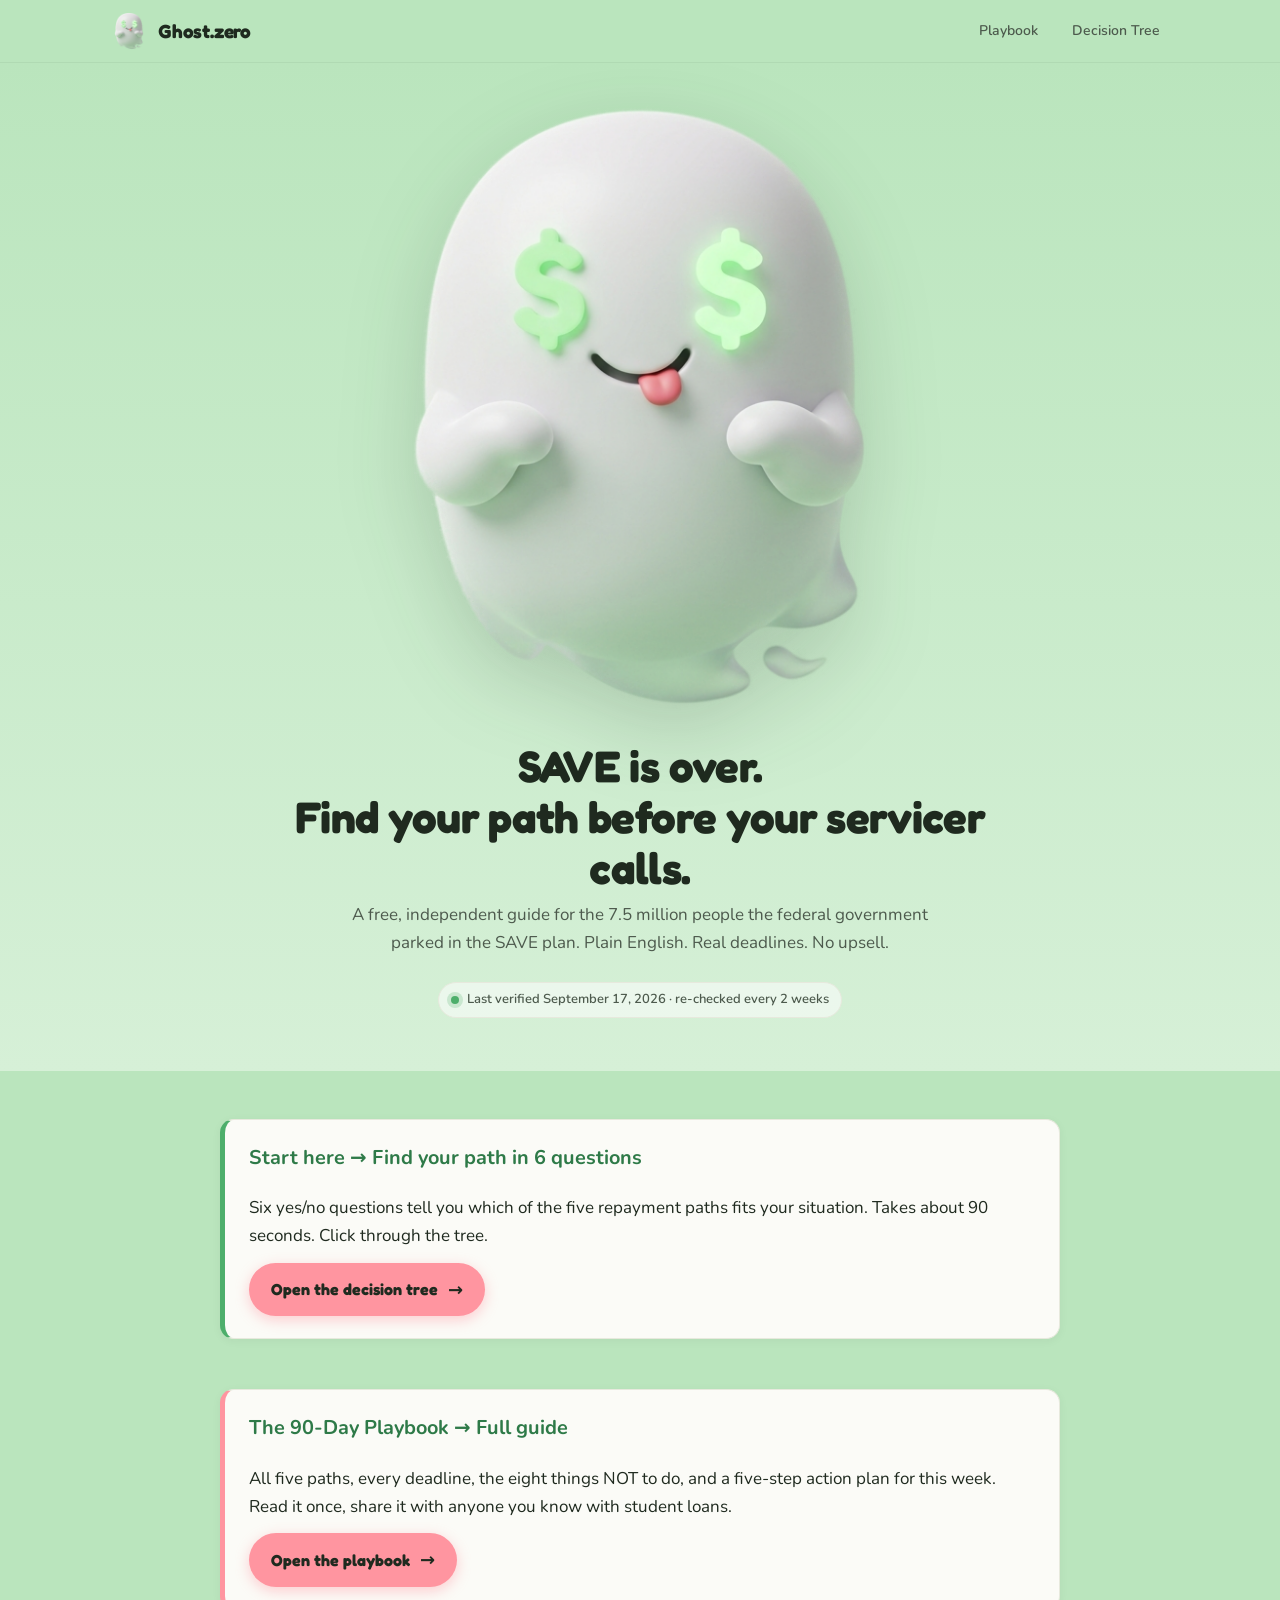
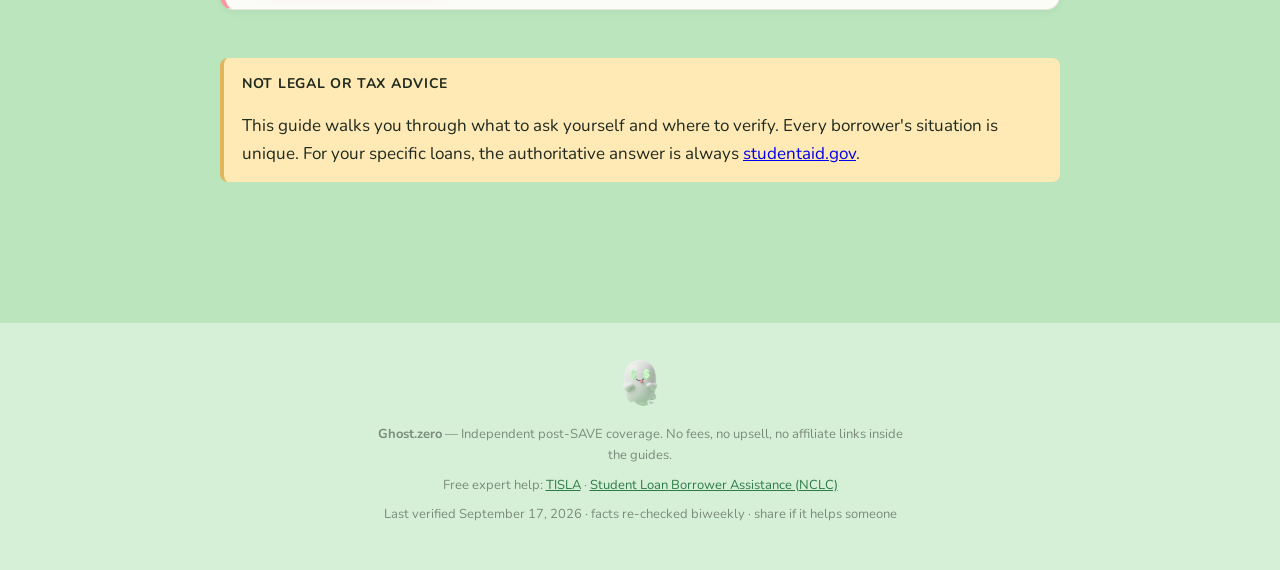
<file: index.html>
<!DOCTYPE html>
<html lang="en">
<head>
<meta charset="UTF-8">
<meta name="viewport" content="width=device-width, initial-scale=1">
<title>Ghost.zero — Post-SAVE Student Loan Guide</title>
<meta name="description" content="Free guide to navigating the end of the SAVE plan. Find your path, hit your deadlines, pay no more than you have to.">
<link rel="icon" href="assets/ghost-logo.png">
<link rel="preconnect" href="https://fonts.googleapis.com">
<link rel="preconnect" href="https://fonts.gstatic.com" crossorigin>
<link href="https://fonts.googleapis.com/css2?family=Fredoka:wght@500;600;700&family=Nunito:wght@400;600;700;800&display=swap" rel="stylesheet">
<link rel="stylesheet" href="assets/styles.css">
</head>
<body>

<nav class="topnav">
  <div class="topnav-inner">
    <a class="brand-mark" href="./">
      <img src="assets/ghost-logo.png" alt="Ghost.zero">
      <span class="brand-name">Ghost.zero</span>
    </a>
    <div class="topnav-links">
      <a href="playbook.html">Playbook</a>
      <a href="decision-tree.html">Decision Tree</a>
    </div>
  </div>
</nav>

<section class="hero" style="padding-top: 32px;">
  <div class="hero-inner">
    <img class="ghost" src="assets/ghost-logo.png" alt="Ghost.zero — the dollar-eyed ghost mascot" style="width: clamp(280px, 48vw, 480px);">
    <h1 style="margin-top: 8px;">SAVE is over.<br>Find your path before your servicer calls.</h1>
    <p class="kicker">A free, independent guide for the 7.5 million people the federal government parked in the SAVE plan. Plain English. Real deadlines. No upsell.</p>
    <p class="verified">Last verified September 17, 2026 · re-checked every 2 weeks</p>
  </div>
</section>

<main>
  <div style="display:grid; gap:18px; grid-template-columns:1fr; max-width:840px; margin:0 auto;">

    <a class="path-card" href="decision-tree.html" style="display:block; text-decoration:none; color:inherit;">
      <h3 style="color:var(--brand-deep);">Start here → Find your path in 6 questions</h3>
      <p style="margin:8px 0 12px;">Six yes/no questions tell you which of the five repayment paths fits your situation. Takes about 90 seconds. Click through the tree.</p>
      <span class="cta">Open the decision tree</span>
    </a>

    <a class="path-card" href="playbook.html" style="display:block; text-decoration:none; color:inherit; border-left-color:var(--pink);">
      <h3 style="color:var(--brand-deep);">The 90-Day Playbook → Full guide</h3>
      <p style="margin:8px 0 12px;">All five paths, every deadline, the eight things NOT to do, and a five-step action plan for this week. Read it once, share it with anyone you know with student loans.</p>
      <span class="cta">Open the playbook</span>
    </a>

  </div>

  <div class="callout warn" style="max-width:840px; margin:32px auto 0;">
    <div class="callout-title">Not legal or tax advice</div>
    <p>This guide walks you through what to ask yourself and where to verify. Every borrower's situation is unique. For your specific loans, the authoritative answer is always <a target="_blank" rel="noopener noreferrer" href="https://studentaid.gov">studentaid.gov</a>.</p>
  </div>

</main>

<footer class="site">
  <img class="ghost-mini" src="assets/ghost-logo.png" alt="">
  <p><strong>Ghost.zero</strong> — Independent post-SAVE coverage. No fees, no upsell, no affiliate links inside the guides.</p>
  <p>Free expert help: <a target="_blank" rel="noopener noreferrer" href="https://freestudentloanadvice.org">TISLA</a> · <a target="_blank" rel="noopener noreferrer" href="https://studentloanborrowerassistance.org">Student Loan Borrower Assistance (NCLC)</a></p>
  <p class="muted">Last verified September 17, 2026 · facts re-checked biweekly · share if it helps someone</p>
</footer>

</body>
</html>
</file>
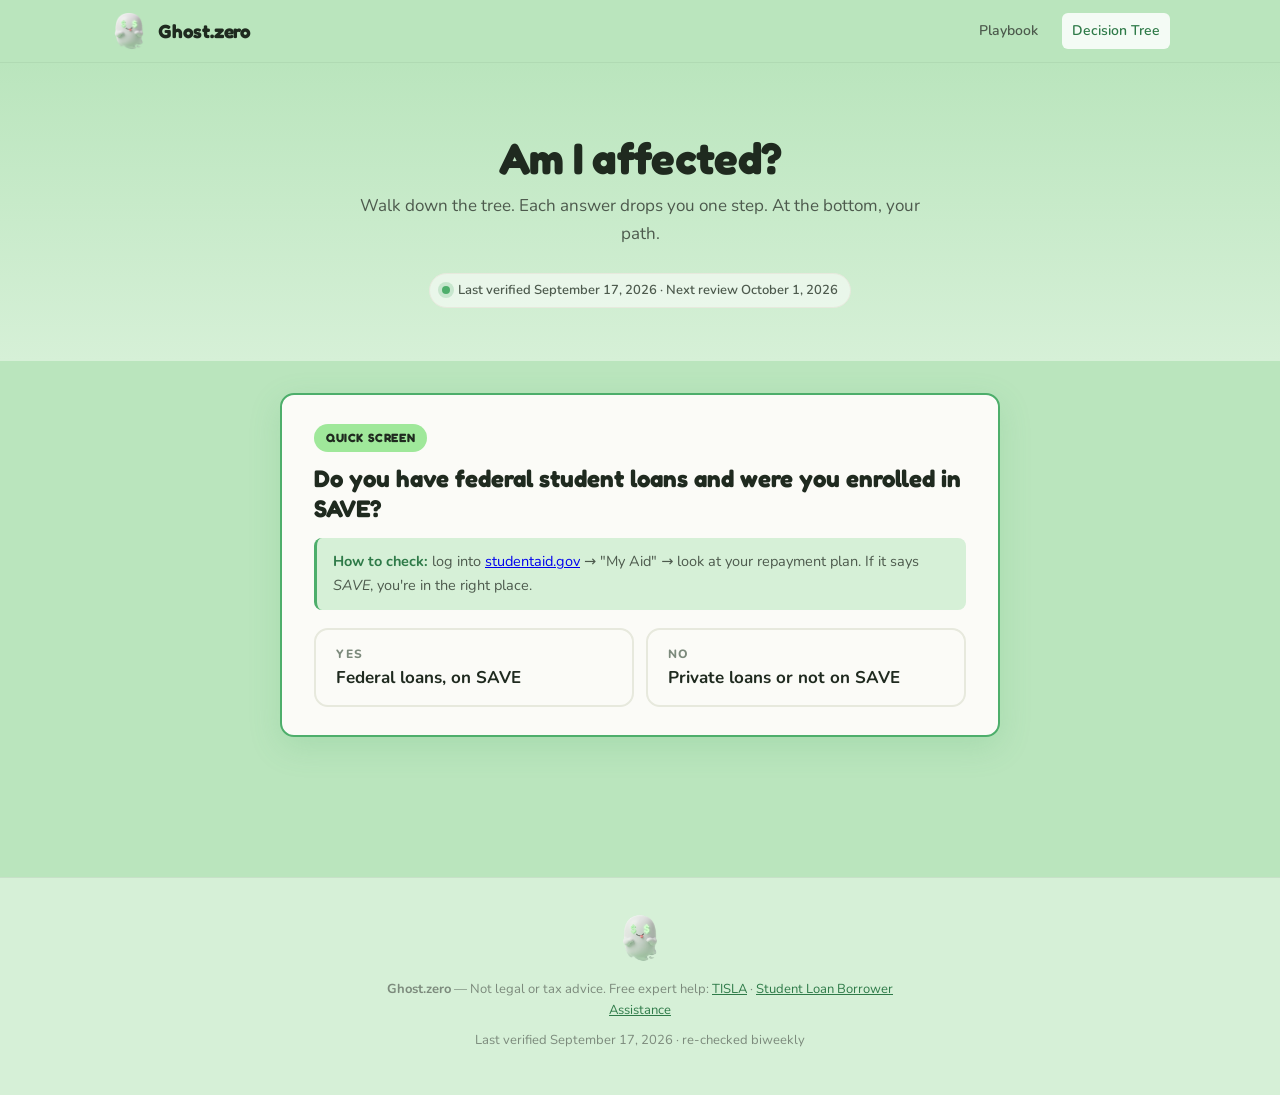
<file: decision-tree.html>
<!DOCTYPE html>
<html lang="en">
<head>
<meta charset="UTF-8">
<meta name="viewport" content="width=device-width, initial-scale=1">
<title>Am I Affected? — Post-SAVE Decision Tree · Ghost.zero</title>
<meta name="description" content="Six questions tell you which post-SAVE repayment path fits your situation. About 90 seconds. Free.">
<link rel="icon" href="assets/ghost-logo.png">
<link rel="preconnect" href="https://fonts.googleapis.com">
<link rel="preconnect" href="https://fonts.gstatic.com" crossorigin>
<link href="https://fonts.googleapis.com/css2?family=Fredoka:wght@500;600;700&family=Nunito:wght@400;600;700;800&display=swap" rel="stylesheet">
<link rel="stylesheet" href="assets/styles.css">
<style>
  /* ===== flow-chart layout ===== */
  .tree-wrap { max-width: 720px; margin: 0 auto; }

  /* trail (past answered questions) */
  .trail { display: flex; flex-direction: column; gap: 0; margin-bottom: 0; }
  .trail-chip {
    background: var(--card);
    border: 1px solid var(--card-edge);
    border-left: 5px solid var(--brand);
    border-radius: var(--radius-sm);
    padding: 12px 18px;
    display: flex; align-items: center; gap: 14px;
    cursor: pointer; transition: background 0.12s, transform 0.12s;
    font-size: 14.5px;
    animation: chipIn 0.32s cubic-bezier(.2,.7,.3,1.1);
  }
  .trail-chip:hover {
    background: var(--bg-soft);
    transform: translateX(2px);
  }
  .trail-chip .check {
    width: 24px; height: 24px; border-radius: 50%;
    background: var(--brand); color: #fff;
    display: inline-flex; align-items: center; justify-content: center;
    font-weight: 700; font-size: 14px; flex-shrink: 0;
  }
  .trail-chip .chip-label { color: var(--ink-soft); flex: 1; min-width: 0; }
  .trail-chip .chip-label strong { color: var(--ink); }
  .trail-chip .chip-answer {
    background: var(--neon); color: var(--ink);
    padding: 4px 12px; border-radius: 999px;
    font-family: var(--font-display); font-weight: 700; font-size: 13px;
    white-space: nowrap;
  }
  .trail-chip .chip-rewind {
    color: var(--ink-faint); font-size: 11px; text-transform: uppercase;
    letter-spacing: 0.05em; font-weight: 700;
    opacity: 0; transition: opacity 0.12s;
  }
  .trail-chip:hover .chip-rewind { opacity: 1; }

  /* vertical connector arrow */
  .connector {
    display: flex; justify-content: center;
    margin: 0; height: 28px; position: relative;
    animation: connIn 0.32s ease;
  }
  .connector::before {
    content: ""; position: absolute; top: 0; bottom: 0;
    width: 3px; background: var(--brand);
    border-radius: 2px;
  }
  .connector::after {
    content: "▼"; position: absolute; bottom: -2px;
    color: var(--brand); font-size: 14px; line-height: 1;
    background: var(--bg); padding: 0 2px;
  }

  @keyframes chipIn {
    from { opacity: 0; transform: translateY(-8px); }
    to { opacity: 1; transform: translateY(0); }
  }
  @keyframes connIn {
    from { opacity: 0; height: 0; }
    to { opacity: 1; height: 28px; }
  }

  /* active question card */
  .active-card {
    background: var(--card); border: 2px solid var(--brand);
    border-radius: var(--radius); padding: 28px 32px;
    box-shadow: 0 10px 32px rgba(77, 174, 107, 0.18);
    position: relative;
    animation: cardIn 0.32s cubic-bezier(.2,.7,.3,1.1);
  }
  @media (max-width: 600px) { .active-card { padding: 22px 20px; } }
  @keyframes cardIn {
    from { opacity: 0; transform: translateY(12px) scale(0.98); }
    to { opacity: 1; transform: translateY(0) scale(1); }
  }

  .active-card .q-num {
    display: inline-block; background: var(--neon); color: var(--ink);
    font-family: var(--font-display); font-weight: 700;
    font-size: 12px; padding: 4px 12px; border-radius: 999px;
    text-transform: uppercase; letter-spacing: 0.05em;
    margin-bottom: 8px;
  }
  .active-card h2 {
    font-family: var(--font-display); font-weight: 700;
    font-size: 24px; margin: 4px 0 12px;
    color: var(--ink); line-height: 1.25;
  }
  .active-card p { margin: 8px 0; }
  .active-card .why {
    font-size: 14.5px; color: var(--ink-soft);
    background: var(--bg-soft); padding: 12px 16px;
    border-radius: var(--radius-sm); border-left: 3px solid var(--brand);
    margin: 14px 0 18px;
  }
  .active-card .why strong { color: var(--brand-deep); }

  .answer-row { display: flex; gap: 12px; flex-wrap: wrap; margin-top: 18px; }
  .answer-btn {
    flex: 1 1 220px;
    background: var(--card); color: var(--ink);
    border: 2px solid var(--card-edge); border-radius: var(--radius);
    padding: 16px 20px; font-family: var(--font-body); font-weight: 700;
    font-size: 17px; cursor: pointer; text-align: left;
    transition: transform 0.1s, border-color 0.1s, background 0.1s, box-shadow 0.1s;
  }
  .answer-btn:hover {
    border-color: var(--brand); background: var(--bg-soft);
    transform: translateY(-2px);
    box-shadow: 0 6px 18px rgba(77, 174, 107, 0.16);
  }
  .answer-btn .lbl {
    display: block; font-size: 12px; color: var(--ink-faint);
    text-transform: uppercase; letter-spacing: 0.07em; font-weight: 800;
    margin-bottom: 4px;
  }
  .answer-btn.yes:hover .lbl { color: var(--brand-deep); }
  .answer-btn.no:hover .lbl { color: var(--pink-deep); }

  /* destination card (the path you land on) */
  .destination {
    background: var(--card); border-radius: var(--radius);
    box-shadow: 0 16px 40px rgba(77, 174, 107, 0.22);
    overflow: hidden;
    border: 2px solid var(--brand);
    animation: cardIn 0.4s cubic-bezier(.2,.7,.3,1.1);
  }
  .destination.parent-plus { border-color: var(--pink-deep); box-shadow: 0 16px 40px rgba(233, 115, 128, 0.22); }
  .destination-banner {
    background: linear-gradient(135deg, var(--neon) 0%, var(--brand) 100%);
    color: var(--ink); padding: 22px 28px;
    font-family: var(--font-display); font-weight: 700;
  }
  .destination.parent-plus .destination-banner {
    background: linear-gradient(135deg, var(--pink) 0%, var(--pink-deep) 100%);
    color: #fff;
  }
  .destination-banner .small {
    font-family: var(--font-body); font-weight: 700; font-size: 13px;
    opacity: 0.85; text-transform: uppercase; letter-spacing: 0.08em;
    display: block; margin-bottom: 4px;
  }
  .destination-banner .big {
    font-size: 26px; line-height: 1.15;
  }
  .destination-body { padding: 24px 28px; }
  @media (max-width: 600px) {
    .destination-banner, .destination-body { padding-left: 20px; padding-right: 20px; }
    .destination-banner .big { font-size: 22px; }
  }
  .destination-body h3 {
    font-family: var(--font-display); font-weight: 700;
    font-size: 18px; margin: 18px 0 8px;
    color: var(--brand-deep);
  }
  .destination-body h3:first-child { margin-top: 4px; }
  .destination-body ol, .destination-body ul { padding-left: 22px; }
  .destination-body li { margin: 6px 0; }
  .destination-body p { margin: 10px 0; }

  /* control bar */
  .controls {
    display: flex; justify-content: center; gap: 14px;
    margin-top: 22px;
  }
  .controls a {
    color: var(--ink-soft); text-decoration: none; cursor: pointer;
    font-size: 14px; font-weight: 700;
    padding: 8px 14px; border-radius: 999px;
    background: var(--card); border: 1px solid var(--card-edge);
    transition: background 0.12s;
  }
  .controls a:hover { background: var(--bg-soft); color: var(--brand-deep); }

  /* hide-default templates */
  template { display: none; }
</style>
</head>
<body>

<nav class="topnav">
  <div class="topnav-inner">
    <a class="brand-mark" href="./">
      <img src="assets/ghost-logo.png" alt="Ghost.zero">
      <span class="brand-name">Ghost.zero</span>
    </a>
    <div class="topnav-links">
      <a href="playbook.html">Playbook</a>
      <a href="decision-tree.html" class="active">Decision Tree</a>
    </div>
  </div>
</nav>

<section class="hero">
  <div class="hero-inner">
    <h1>Am I affected?</h1>
    <p class="kicker">Walk down the tree. Each answer drops you one step. At the bottom, your path.</p>
    <p class="verified">Last verified September 17, 2026 · Next review October 1, 2026</p>
  </div>
</section>

<main>
  <div class="tree-wrap">

    <!-- trail container — chips of past answers append here -->
    <div class="trail" id="trail"></div>

    <!-- active step container — current question or final destination renders here -->
    <div id="active"></div>

    <!-- control bar -->
    <div class="controls" id="controls" style="display:none;">
      <a onclick="reset()">↺ Start over</a>
      <a href="playbook.html">Read the full playbook →</a>
    </div>

  </div>
</main>

<!-- ===================== TEMPLATES ===================== -->

<!-- Q0: gate -->
<template id="tpl-q0">
  <div class="active-card">
    <span class="q-num">Quick screen</span>
    <h2>Do you have federal student loans and were you enrolled in SAVE?</h2>
    <div class="why">
      <strong>How to check:</strong> log into <a target="_blank" rel="noopener noreferrer" href="https://studentaid.gov">studentaid.gov</a> → "My Aid" → look at your repayment plan. If it says <em>SAVE</em>, you're in the right place.
    </div>
    <div class="answer-row">
      <button class="answer-btn yes" data-next="q1" data-label="Yes, on SAVE">
        <span class="lbl">Yes</span>Federal loans, on SAVE
      </button>
      <button class="answer-btn no" data-next="not-affected" data-label="No">
        <span class="lbl">No</span>Private loans or not on SAVE
      </button>
    </div>
  </div>
</template>

<!-- Q1: PSLF -->
<template id="tpl-q1" data-short="PSLF track?">
  <div class="active-card">
    <span class="q-num">Question 1 of 4</span>
    <h2>Are you pursuing Public Service Loan Forgiveness (PSLF)?</h2>
    <p>PSLF = government, nonprofit, or qualifying healthcare employment + 120 qualifying monthly payments → tax-free loan forgiveness.</p>
    <div class="why">
      <strong>Why this is first:</strong> SAVE forbearance months don't count toward your 120. Every month you stay there is one you'll have to "buy back" later — and the buyback formula got more expensive March 31, 2026.
    </div>
    <div class="answer-row">
      <button class="answer-btn yes" data-next="path-a" data-label="Yes">
        <span class="lbl">Yes</span>I'm on PSLF track
      </button>
      <button class="answer-btn no" data-next="q2" data-label="No">
        <span class="lbl">No</span>Not pursuing PSLF
      </button>
    </div>
  </div>
</template>

<!-- Q2: Parent PLUS -->
<template id="tpl-q2" data-short="Parent PLUS loans?">
  <div class="active-card">
    <span class="q-num">Question 2 of 4</span>
    <h2>Do you have any Parent PLUS loans?</h2>
    <p>Includes Parent PLUS loans you took out for your kid, Parent PLUS loans you've already consolidated, and any loans you've taken on from a parent.</p>
    <div class="why">
      <strong>Why this matters:</strong> the June 30, 2026 disbursement deadline for Direct Consolidation of Parent PLUS loans has passed. If your consolidation was disbursed by June 30, proceed to Path B to complete the ICR-then-IBR steps. If it was not, income-based repayment, PSLF, and long-term forgiveness are permanently unavailable for those loans — no administrative appeal exists. Path B covers both scenarios.
    </div>
    <div class="answer-row">
      <button class="answer-btn yes" data-next="path-b" data-label="Yes">
        <span class="lbl">Yes</span>I have Parent PLUS
      </button>
      <button class="answer-btn no" data-next="q3" data-label="No">
        <span class="lbl">No</span>No Parent PLUS
      </button>
    </div>
  </div>
</template>

<!-- Q3: Pre-July 2014 -->
<template id="tpl-q3" data-short="Pre-July 2014 loans?">
  <div class="active-card">
    <span class="q-num">Question 3 of 4</span>
    <h2>Were your loans first disbursed before July 1, 2014?</h2>
    <p>Check on studentaid.gov → "My Aid" → loan details for the disbursement date.</p>
    <div class="why">
      <strong>Why this matters:</strong> pre-July 2014 borrowers qualify for "Old IBR" (15% of discretionary income, 25-year forgiveness). Post-July 2014 is "New IBR" (10%, 20 years).
    </div>
    <div class="answer-row">
      <button class="answer-btn yes" data-next="path-c" data-label="Pre-2014">
        <span class="lbl">Yes</span>Pre-July 2014
      </button>
      <button class="answer-btn no" data-next="q4" data-label="July 2014 or later">
        <span class="lbl">No</span>July 2014 or later
      </button>
    </div>
  </div>
</template>

<!-- Q4: AGI -->
<template id="tpl-q4" data-short="AGI vs balance?">
  <div class="active-card">
    <span class="q-num">Question 4 of 4</span>
    <h2>Your AGI vs. your loan balance?</h2>
    <p>Look at your Standard Plan monthly payment vs. your monthly income. If Standard is comfortably under 10% of your income, you're a "higher earner" case.</p>
    <div class="why">
      <strong>Why this matters:</strong> New IBR caps monthly payment at the 10-year Standard amount. For high earners, that cap often beats RAP's flat 1–10% of AGI. For lower earners, RAP's lower brackets usually win.
    </div>
    <div class="answer-row">
      <button class="answer-btn yes" data-next="path-d" data-label="Higher earner">
        <span class="lbl">Higher earner</span>Standard &lt; 10% of income
      </button>
      <button class="answer-btn no" data-next="path-e" data-label="Lower / moderate">
        <span class="lbl">Lower / moderate</span>Standard is tight
      </button>
    </div>
  </div>
</template>

<!-- Not affected -->
<template id="tpl-not-affected">
  <div class="destination">
    <div class="destination-banner">
      <span class="small">Result</span>
      <span class="big">This guide isn't for you.</span>
    </div>
    <div class="destination-body">
      <p>If you have private loans, this guide doesn't apply — call your private lender for repayment options.</p>
      <p>If you have federal loans but you're not on SAVE, you may still be affected by the broader 2026 IDR changes (PAYE/ICR closing, RAP launching). <a href="playbook.html#deadlines">Read the deadline section of the playbook</a> for context.</p>
    </div>
  </div>
</template>

<!-- Path A -->
<template id="tpl-path-a">
  <div class="destination">
    <div class="destination-banner">
      <span class="small">Your path</span>
      <span class="big">Path A — PSLF Track</span>
    </div>
    <div class="destination-body">
      <p><strong>Your situation:</strong> government, nonprofit, or qualifying healthcare worker pursuing the 10-year forgiveness clock.</p>
      <h3>This week — do these in order:</h3>
      <ol>
        <li><strong>Today:</strong> apply for IBR at <a target="_blank" rel="noopener noreferrer" href="https://studentaid.gov/idr">studentaid.gov/idr</a>. Choose "Income-Based Repayment." New IBR (10%) if your loans first disbursed July 2014 or later; Old IBR (15%) if earlier.</li>
        <li><strong>Once IBR is approved:</strong> submit a fresh PSLF Employment Certification Form to confirm your qualifying employment.</li>
        <li><strong>Track every month</strong> of qualifying employment from now forward.</li>
        <li><strong>Don't apply for buyback yet.</strong> Wait until you're at 120 qualifying months with a remaining balance.</li>
      </ol>
      <div class="callout">
        <p><strong>IBR vs. RAP for PSLF:</strong> RAP also qualifies for PSLF — payments count toward your 120. IBR is still the better default for most: it counts more dependents in its payment formula, and months paid on RAP do <em>not</em> count toward IBR's forgiveness clock if you switch back (the one-way rule). Start on IBR: you can move to RAP later without losing credit, but going RAP-first and switching back forfeits every RAP month. Note: any new federal loan after July 1, 2026 permanently removes IBR access. Keep your options open — start on IBR.</p>
      </div>
      <div class="callout">
        <p>The DoE's proposed rule to disqualify employers with a "substantial illegal purpose" was <strong>vacated by two federal courts on June 30, 2026</strong> — it never took effect. PSLF employer eligibility is governed by the pre-existing rules: government agencies, public schools, 501(c)(3) nonprofits, and qualifying healthcare employers remain eligible. No employer has been disqualified.</p>
      </div>
      <p style="margin-top:18px;">
        <a class="cta" target="_blank" rel="noopener noreferrer" href="https://studentaid.gov/idr">Apply for IBR now</a>
      </p>
    </div>
  </div>
</template>

<!-- Path B -->
<template id="tpl-path-b">
  <div class="destination parent-plus">
    <div class="destination-banner">
      <span class="small">Your path</span>
      <span class="big">Path B — Parent PLUS Holder</span>
    </div>
    <div class="destination-body">
      <p style="background:var(--danger-bg); border-left:4px solid var(--danger-edge); padding:14px 18px; border-radius:var(--radius-sm); font-weight:700; margin: 4px 0 14px;">
        ⚠ The June 30, 2026 consolidation disbursement deadline has passed. Read both scenarios below.
      </p>

      <h3>Did your Direct Consolidation disburse on or before June 30, 2026?</h3>

      <p><strong>If yes — you secured IDR access. Complete the ICR-then-IBR sequence before June 30, 2028 (when ICR sunsets permanently):</strong></p>
      <ol>
        <li>Enroll in <strong>ICR (Income-Contingent Repayment)</strong> at <a target="_blank" rel="noopener noreferrer" href="https://studentaid.gov/idr">studentaid.gov/idr</a>.</li>
        <li>Make <strong>one qualifying payment</strong> under ICR. A $0 payment counts if your income qualifies. Complete this step well before June 30, 2028 — that is when ICR permanently closes.</li>
        <li>Switch to <strong>IBR (Income-Based Repayment)</strong> via the same portal — usually a significantly lower monthly payment. Switch before June 30, 2028.</li>
      </ol>
      <div class="callout warn">
        <p><strong>If you also have your own loans:</strong> the order of plan elections matters. Contact <a target="_blank" rel="noopener noreferrer" href="https://freestudentloanadvice.org">TISLA</a> (free) before making changes.</p>
      </div>
      <p style="margin-top:18px;">
        <a class="cta" target="_blank" rel="noopener noreferrer" href="https://studentaid.gov/idr">Enroll at studentaid.gov/idr</a>
      </p>

      <p style="margin-top:22px;"><strong>If no — your consolidation did not disburse by June 30:</strong></p>
      <div class="callout warn">
        <p>IBR, ICR, and RAP are <strong>permanently unavailable</strong> for those loans. No administrative appeal or servicer workaround exists. PSLF is also permanently off the table. Your options are Standard (10-year), Extended (up to 25 years, requires $30,000+), or Graduated repayment. Get free help from <a target="_blank" rel="noopener noreferrer" href="https://freestudentloanadvice.org">TISLA</a> or <a target="_blank" rel="noopener noreferrer" href="https://studentloanborrowerassistance.org">Student Loan Borrower Assistance</a> if payments will be unaffordable.</p>
      </div>
    </div>
  </div>
</template>

<!-- Path C -->
<template id="tpl-path-c">
  <div class="destination">
    <div class="destination-banner">
      <span class="small">Your path</span>
      <span class="big">Path C — Pre-July 2014 Borrower</span>
    </div>
    <div class="destination-body">
      <p><strong>Your situation:</strong> first federal student loan disbursed before July 1, 2014. No PSLF. No Parent PLUS.</p>
      <h3>This week:</h3>
      <ol>
        <li><strong>Run the simulator:</strong> <a target="_blank" rel="noopener noreferrer" href="https://studentaid.gov/loan-simulator">studentaid.gov/loan-simulator</a>. Compare Old IBR (15%/25 years) vs RAP (1–10% AGI/30 years).</li>
        <li><strong>For most pre-2014 borrowers, Old IBR wins</strong> on total cost. Shorter forgiveness clock + payment cap (10-year Standard amount) usually beats RAP's longer term and AGI-based formula.</li>
        <li><strong>Run YOUR numbers</strong> — simulator takes 5 minutes and uses your actual loan data.</li>
        <li><strong>Apply</strong> for the chosen plan at <a target="_blank" rel="noopener noreferrer" href="https://studentaid.gov/idr">studentaid.gov/idr</a>.</li>
      </ol>
      <div class="callout warn">
        <p><strong>One-way rule:</strong> if you start on RAP and later switch to IBR, the months you paid under RAP <strong>don't count</strong> toward IBR forgiveness — but IBR months do count toward RAP. If the simulator result is close, starting on IBR keeps your options open.</p>
      </div>
      <p style="margin-top:18px;">
        <a class="cta" target="_blank" rel="noopener noreferrer" href="https://studentaid.gov/loan-simulator">Run the simulator</a>
      </p>
    </div>
  </div>
</template>

<!-- Path D -->
<template id="tpl-path-d">
  <div class="destination">
    <div class="destination-banner">
      <span class="small">Your path</span>
      <span class="big">Path D — Higher Earner</span>
    </div>
    <div class="destination-body">
      <p><strong>Your situation:</strong> post-July 2014 borrower, higher AGI relative to balance. No PSLF. No Parent PLUS.</p>
      <h3>This week:</h3>
      <ol>
        <li><strong>Run the simulator:</strong> <a target="_blank" rel="noopener noreferrer" href="https://studentaid.gov/loan-simulator">studentaid.gov/loan-simulator</a>. Compare New IBR (10%/20 years) vs RAP.</li>
        <li><strong>For higher earners, New IBR usually wins:</strong> the payment cap (10-year Standard amount) beats RAP's flat-percentage AGI calculation.</li>
        <li><strong>Double-check PSLF eligibility:</strong> even if you weren't planning on it, if you might switch to government or nonprofit work in the next decade, the math sometimes favors PSLF + IBR over straight payoff.</li>
        <li><strong>Apply</strong> at <a target="_blank" rel="noopener noreferrer" href="https://studentaid.gov/idr">studentaid.gov/idr</a>.</li>
      </ol>
      <div class="callout warn">
        <p><strong>One-way rule:</strong> if you start on RAP and later switch to IBR, the months you paid under RAP <strong>don't count</strong> toward IBR forgiveness — but IBR months do count toward RAP. For a higher earner this reinforces starting on IBR: you keep every option open.</p>
      </div>
      <p style="margin-top:18px;">
        <a class="cta" target="_blank" rel="noopener noreferrer" href="https://studentaid.gov/loan-simulator">Run the simulator</a>
      </p>
    </div>
  </div>
</template>

<!-- Path E -->
<template id="tpl-path-e">
  <div class="destination">
    <div class="destination-banner">
      <span class="small">Your path</span>
      <span class="big">Path E — Lower / Moderate Earner</span>
    </div>
    <div class="destination-body">
      <p><strong>Your situation:</strong> post-July 2014 borrower, lower or moderate AGI. No PSLF. No Parent PLUS.</p>
      <h3>This week:</h3>
      <ol>
        <li><strong>Run the simulator:</strong> <a target="_blank" rel="noopener noreferrer" href="https://studentaid.gov/loan-simulator">studentaid.gov/loan-simulator</a>. Compare New IBR vs RAP carefully — for this group, the math is closer.</li>
        <li><strong>2+ dependents?</strong> RAP's $50/dependent reduction stacks. Often beats New IBR.</li>
        <li><strong>0–1 dependents?</strong> New IBR's poverty-line deduction often beats RAP's flat AGI calculation. Run the simulator.</li>
        <li><strong>Watch the floor:</strong> RAP minimum is $10/month, no exceptions. If your SAVE payment was $0, you're not getting $0 going forward.</li>
        <li><strong>Apply</strong> at <a target="_blank" rel="noopener noreferrer" href="https://studentaid.gov/idr">studentaid.gov/idr</a>.</li>
      </ol>
      <div class="callout warn">
        <p><strong>One-way rule:</strong> if you start on RAP and later switch to IBR, the months you paid under RAP <strong>don't count</strong> toward IBR forgiveness — but IBR months do count toward RAP. The math is closest for this group, so this matters: if it's a coin-flip, starting on IBR keeps the door open both ways.</p>
      </div>
      <div class="callout">
        <p><strong>What's at stake:</strong> the wrong choice between IBR and RAP can cost thousands over the life of the loan. The simulator output is the truth — trust it over guidance.</p>
      </div>
      <p style="margin-top:18px;">
        <a class="cta" target="_blank" rel="noopener noreferrer" href="https://studentaid.gov/loan-simulator">Run the simulator</a>
      </p>
    </div>
  </div>
</template>

<footer class="site">
  <img class="ghost-mini" src="assets/ghost-logo.png" alt="">
  <p><strong>Ghost.zero</strong> — Not legal or tax advice. Free expert help: <a target="_blank" rel="noopener noreferrer" href="https://freestudentloanadvice.org">TISLA</a> · <a target="_blank" rel="noopener noreferrer" href="https://studentloanborrowerassistance.org">Student Loan Borrower Assistance</a></p>
  <p class="muted">Last verified September 17, 2026 · re-checked biweekly</p>
</footer>

<script>
  // ===== state =====
  // trail = list of completed step entries: { step, short, answer }
  // currentStep = id of step to display in #active
  let trail = [];
  let currentStep = 'q0';
  const TERMINAL = new Set(['path-a','path-b','path-c','path-d','path-e','not-affected']);

  // ===== render =====
  function renderTrail() {
    const trailEl = document.getElementById('trail');
    trailEl.innerHTML = '';
    trail.forEach((item, idx) => {
      const chip = document.createElement('div');
      chip.className = 'trail-chip';
      chip.title = 'Click to rewind to this question';
      chip.onclick = () => rewindTo(idx);
      chip.innerHTML = `
        <span class="check">✓</span>
        <span class="chip-label"><strong>${item.short}</strong></span>
        <span class="chip-answer">${item.answer}</span>
        <span class="chip-rewind">rewind →</span>
      `;
      trailEl.appendChild(chip);

      const conn = document.createElement('div');
      conn.className = 'connector';
      trailEl.appendChild(conn);
    });
  }

  function renderActive() {
    const activeEl = document.getElementById('active');
    activeEl.innerHTML = '';
    const tpl = document.getElementById('tpl-' + currentStep);
    if (!tpl) return;
    const node = tpl.content.cloneNode(true);
    activeEl.appendChild(node);

    // wire up answer buttons (only for question templates)
    activeEl.querySelectorAll('.answer-btn').forEach(btn => {
      btn.addEventListener('click', () => {
        const next = btn.dataset.next;
        const answerLabel = btn.dataset.label;
        const shortLabel = tpl.dataset.short || tpl.id.replace('tpl-', '');
        trail.push({ step: currentStep, short: shortLabel, answer: answerLabel });
        currentStep = next;
        render();
        // scroll the new active card into view nicely
        setTimeout(() => {
          const activeCard = document.querySelector('#active .active-card, #active .destination');
          if (activeCard) activeCard.scrollIntoView({ behavior: 'smooth', block: 'center' });
        }, 50);
      });
    });

    // show/hide controls
    document.getElementById('controls').style.display = (trail.length > 0) ? 'flex' : 'none';
  }

  function render() { renderTrail(); renderActive(); }

  function rewindTo(idx) {
    if (idx < 0 || idx >= trail.length) return;
    const item = trail[idx];
    trail = trail.slice(0, idx);
    currentStep = item.step;
    render();
    window.scrollTo({ top: 0, behavior: 'smooth' });
  }

  function reset() {
    trail = [];
    currentStep = 'q0';
    render();
    window.scrollTo({ top: 0, behavior: 'smooth' });
  }

  // init
  render();
</script>

</body>
</html>
</file>
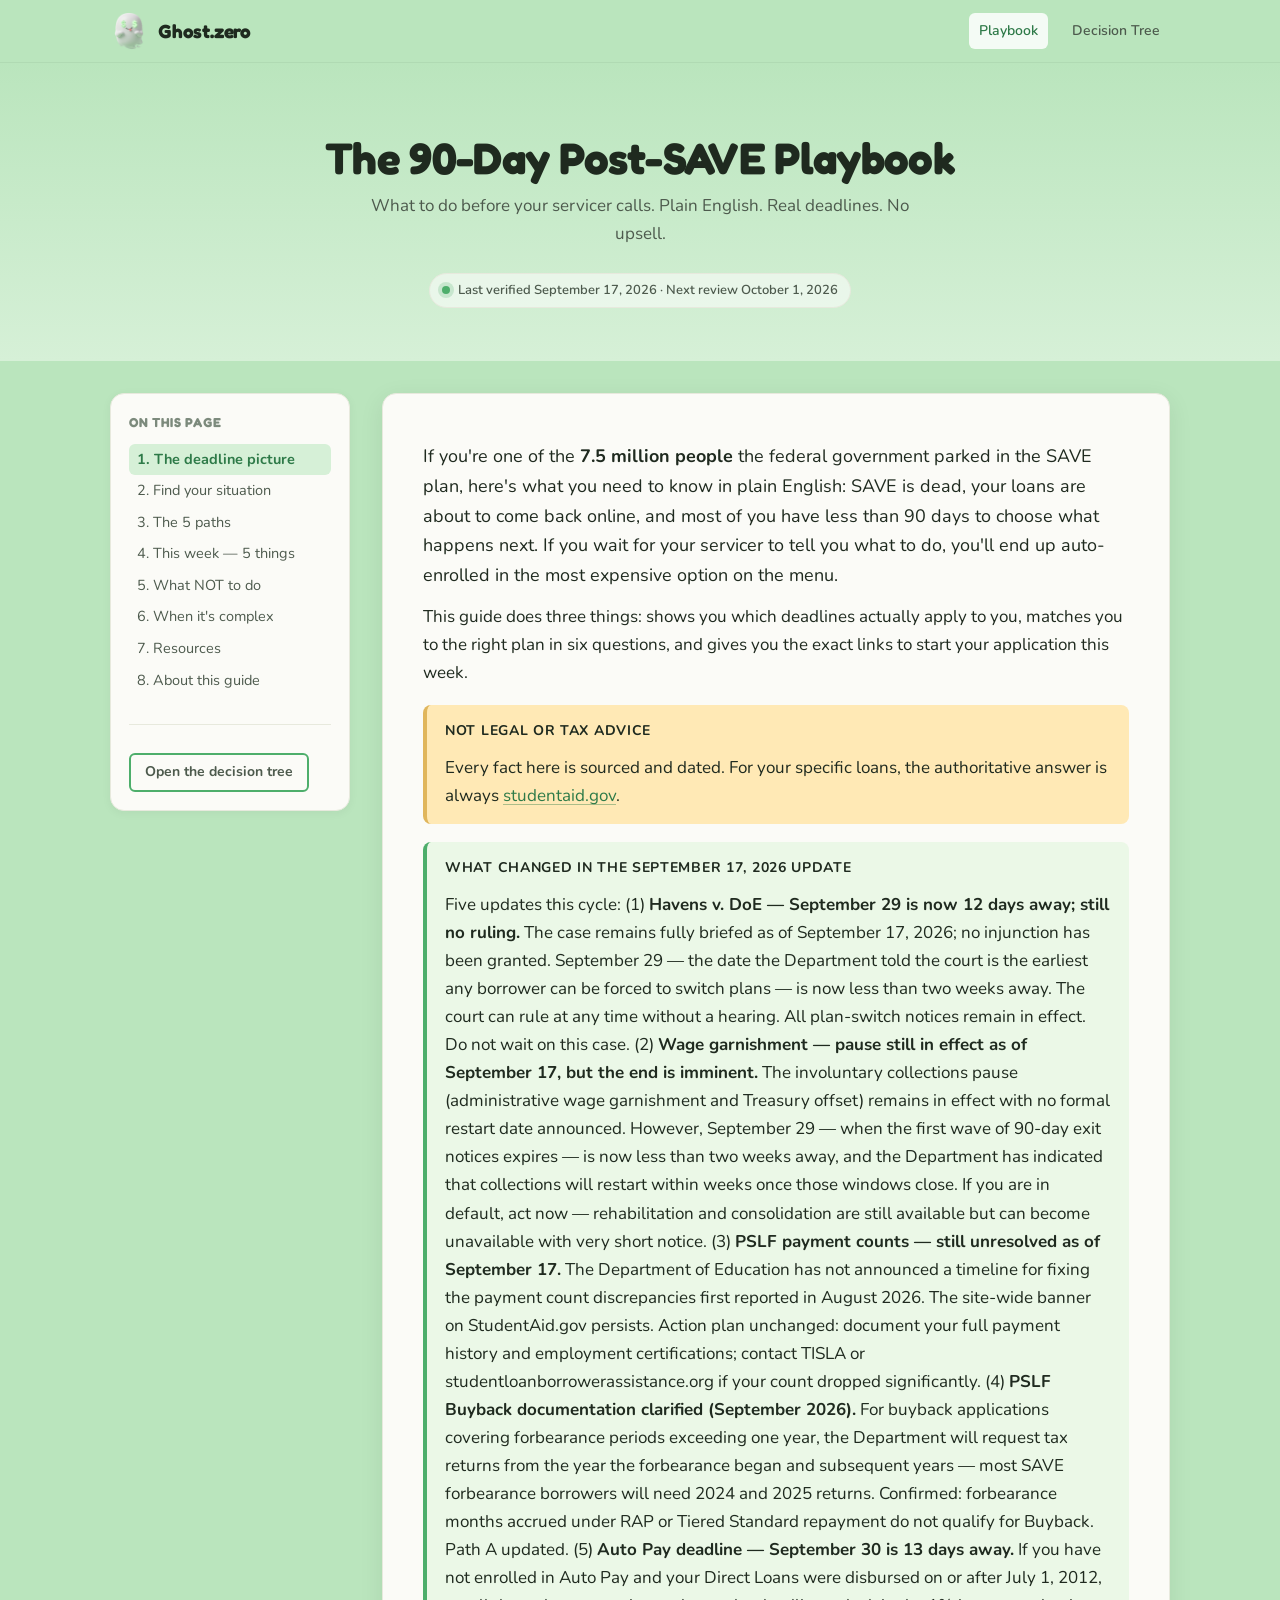
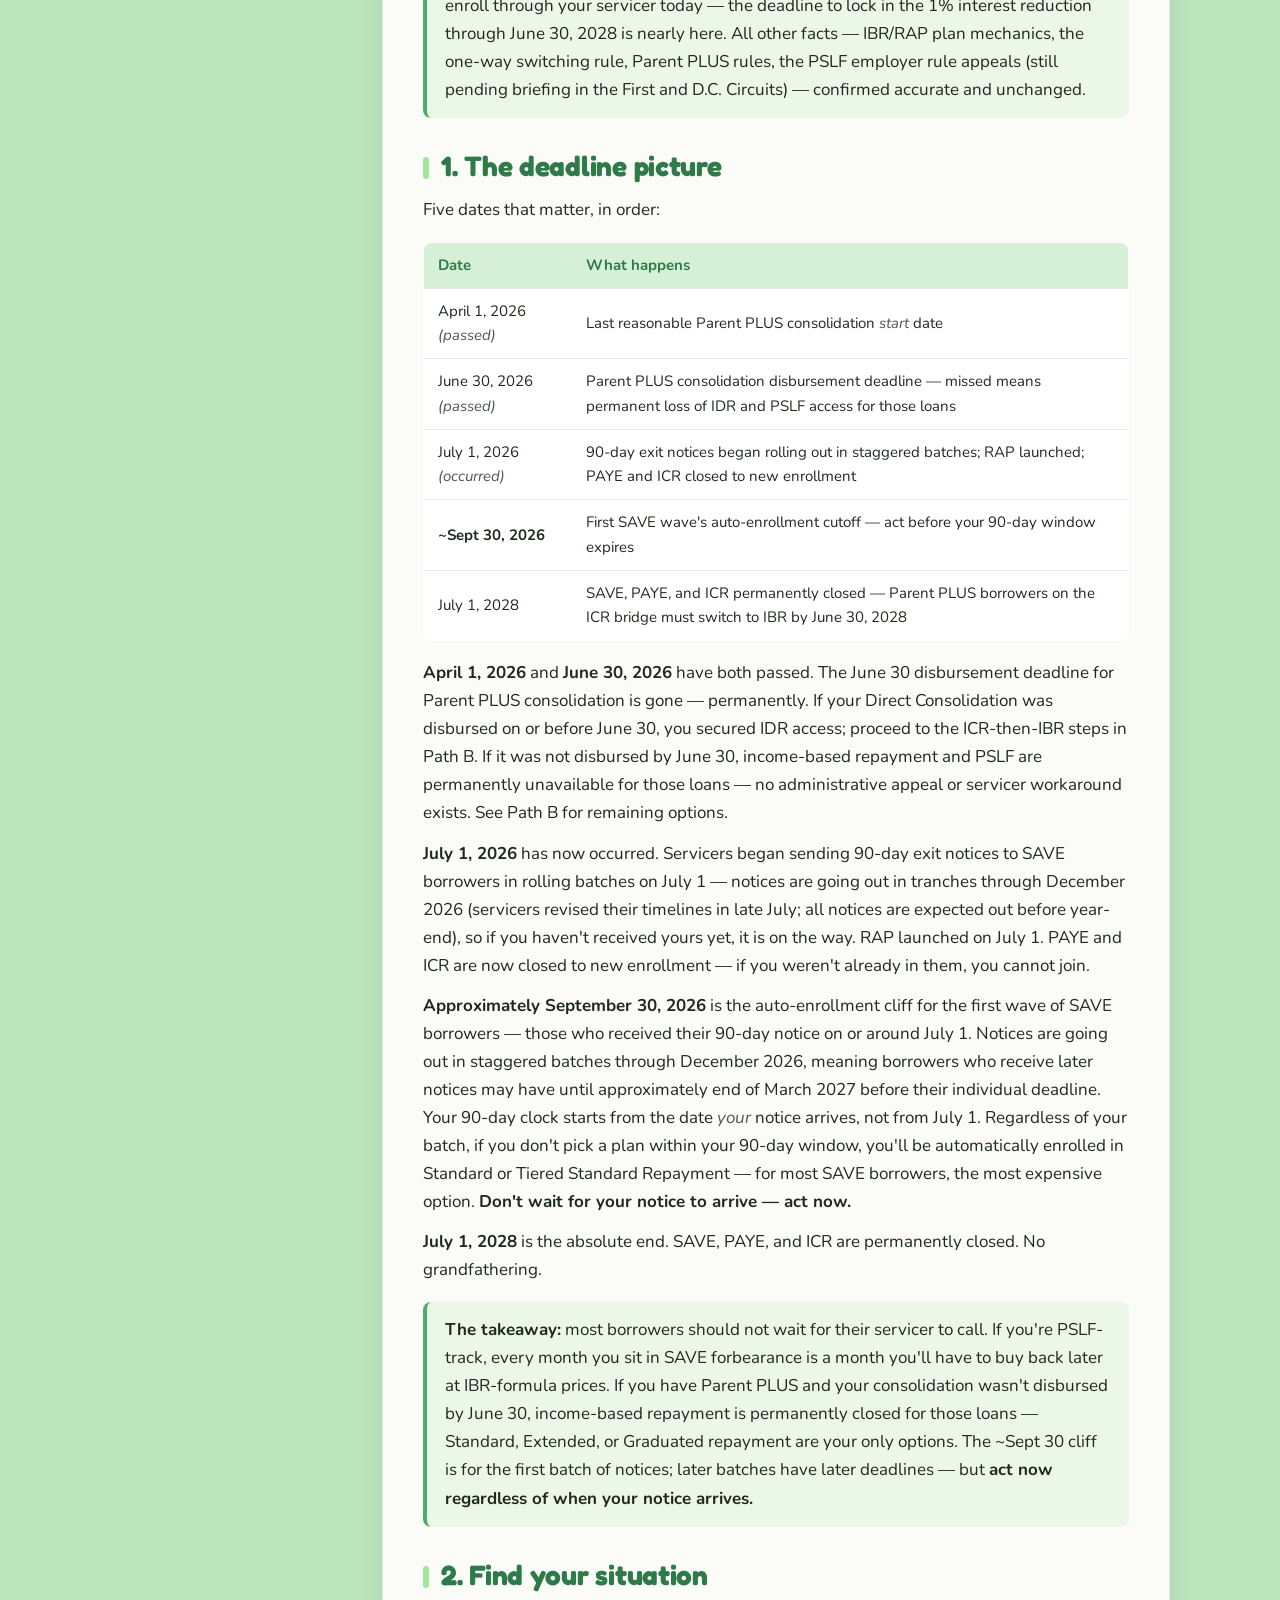
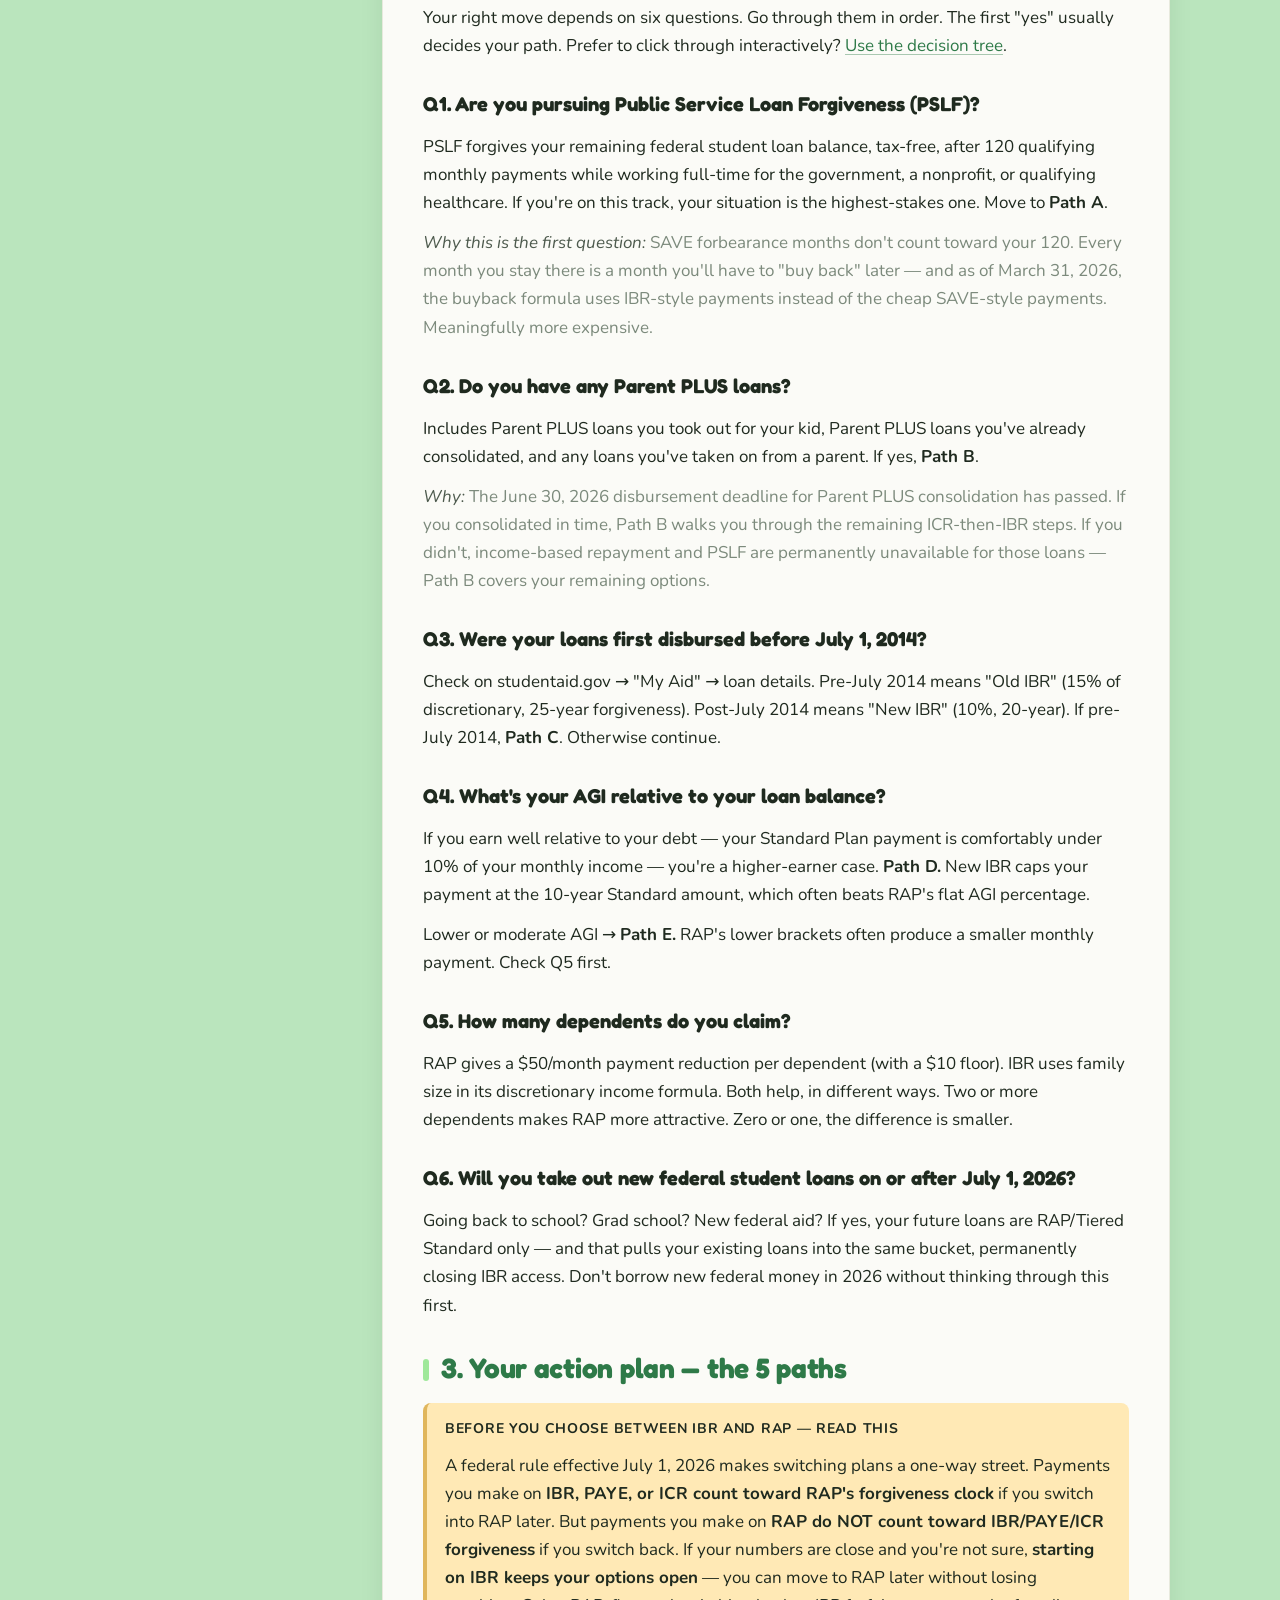
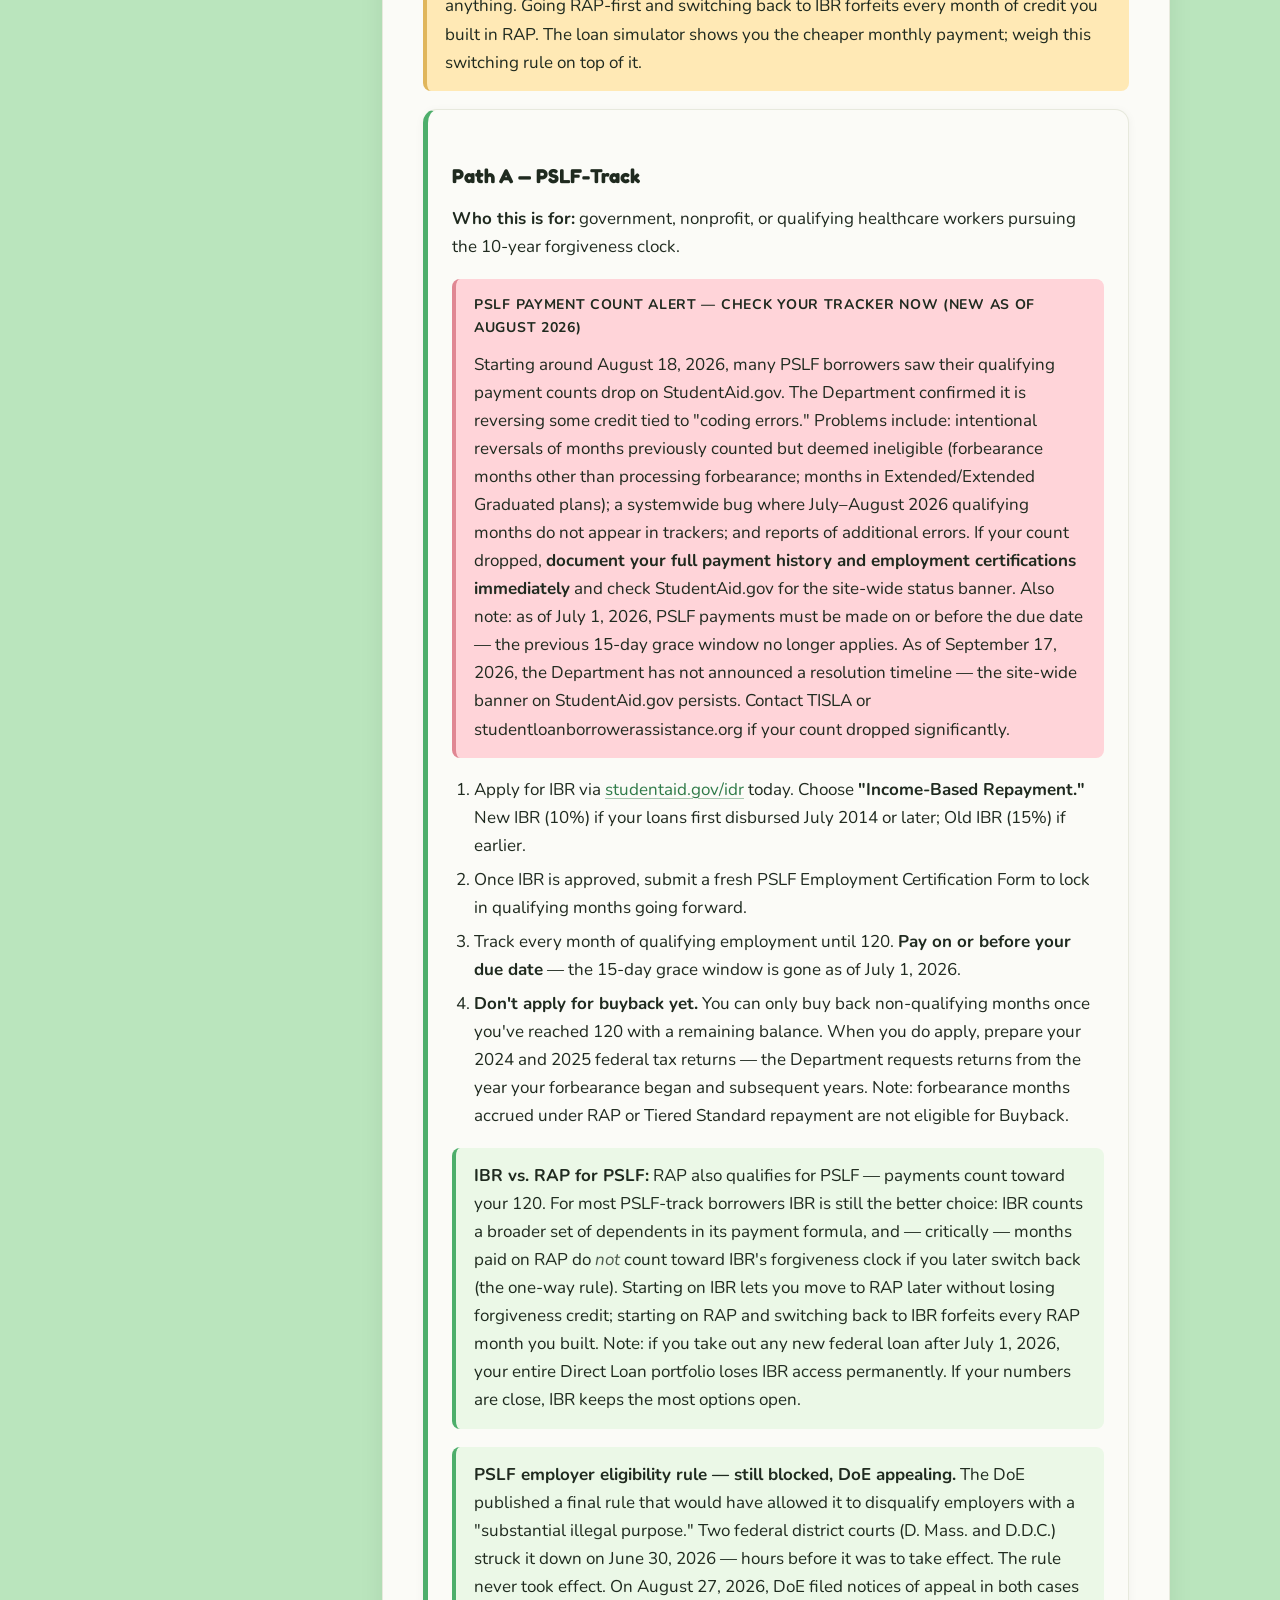
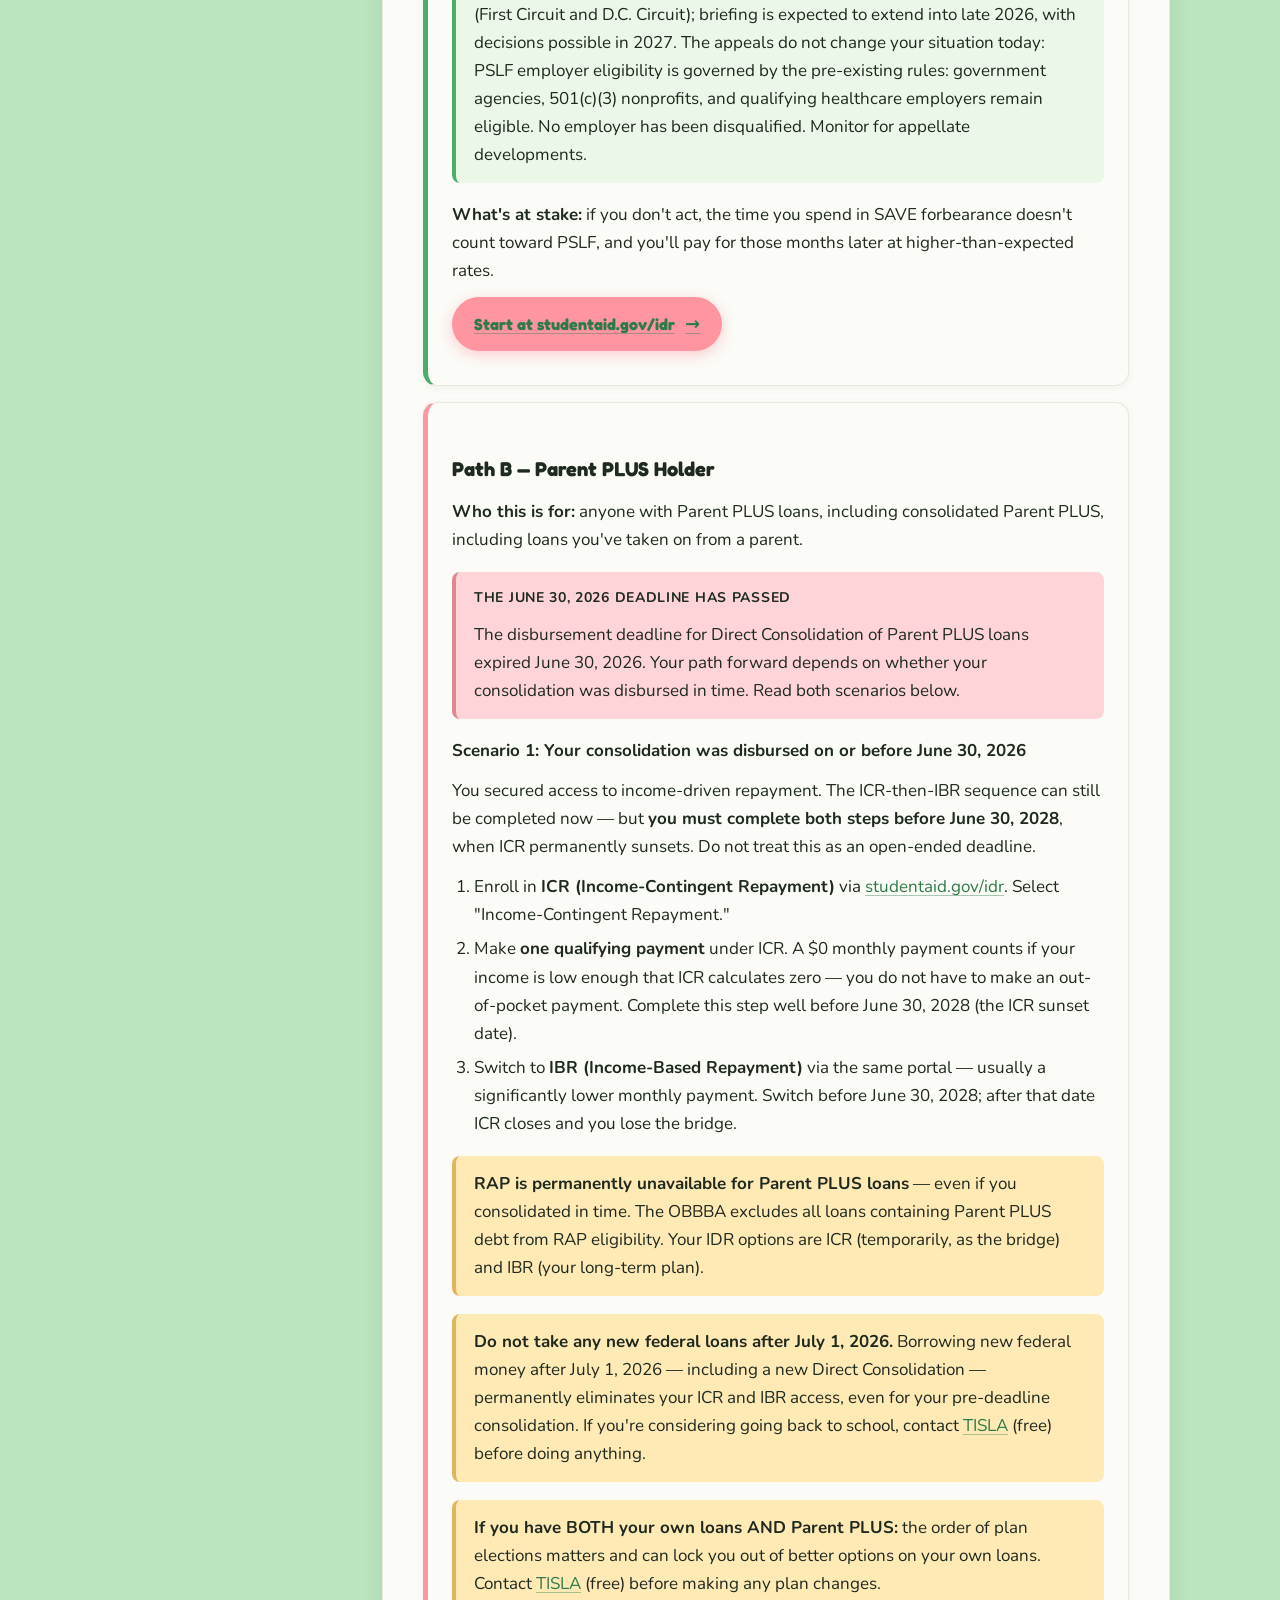
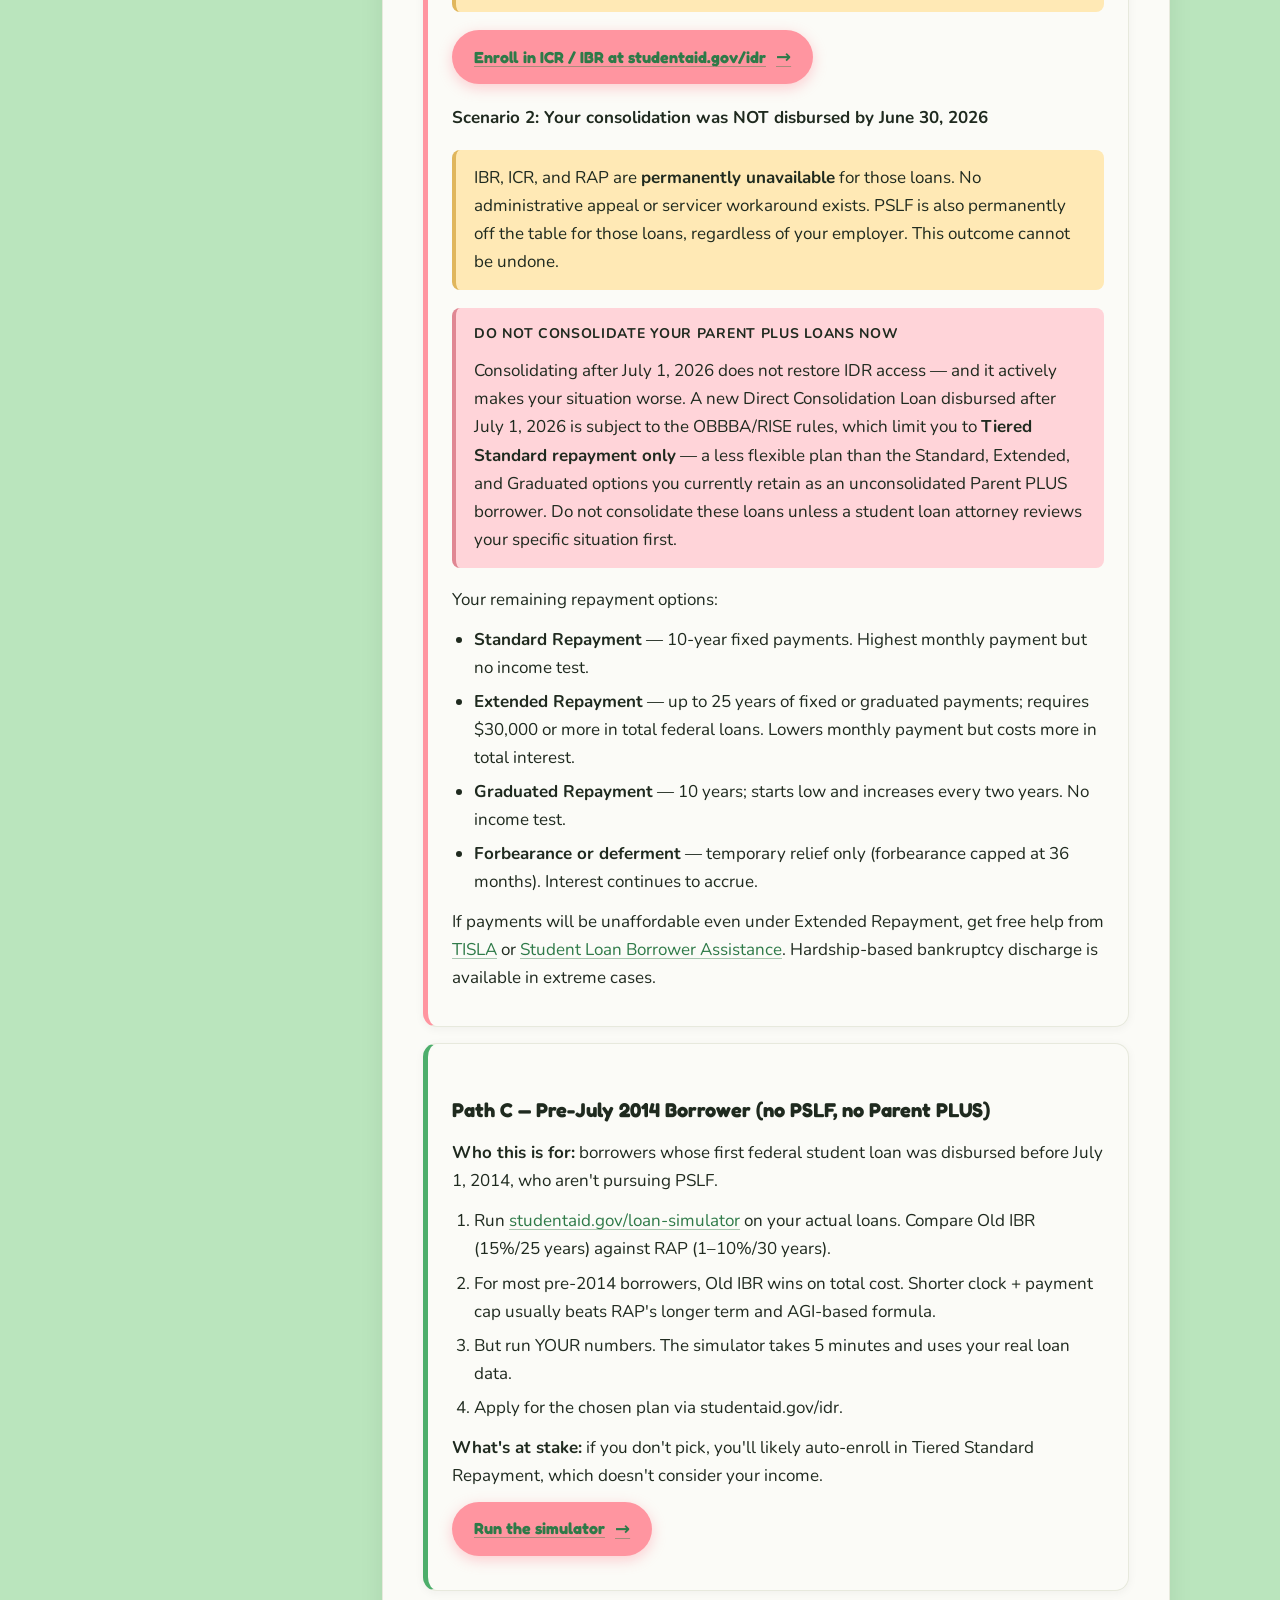
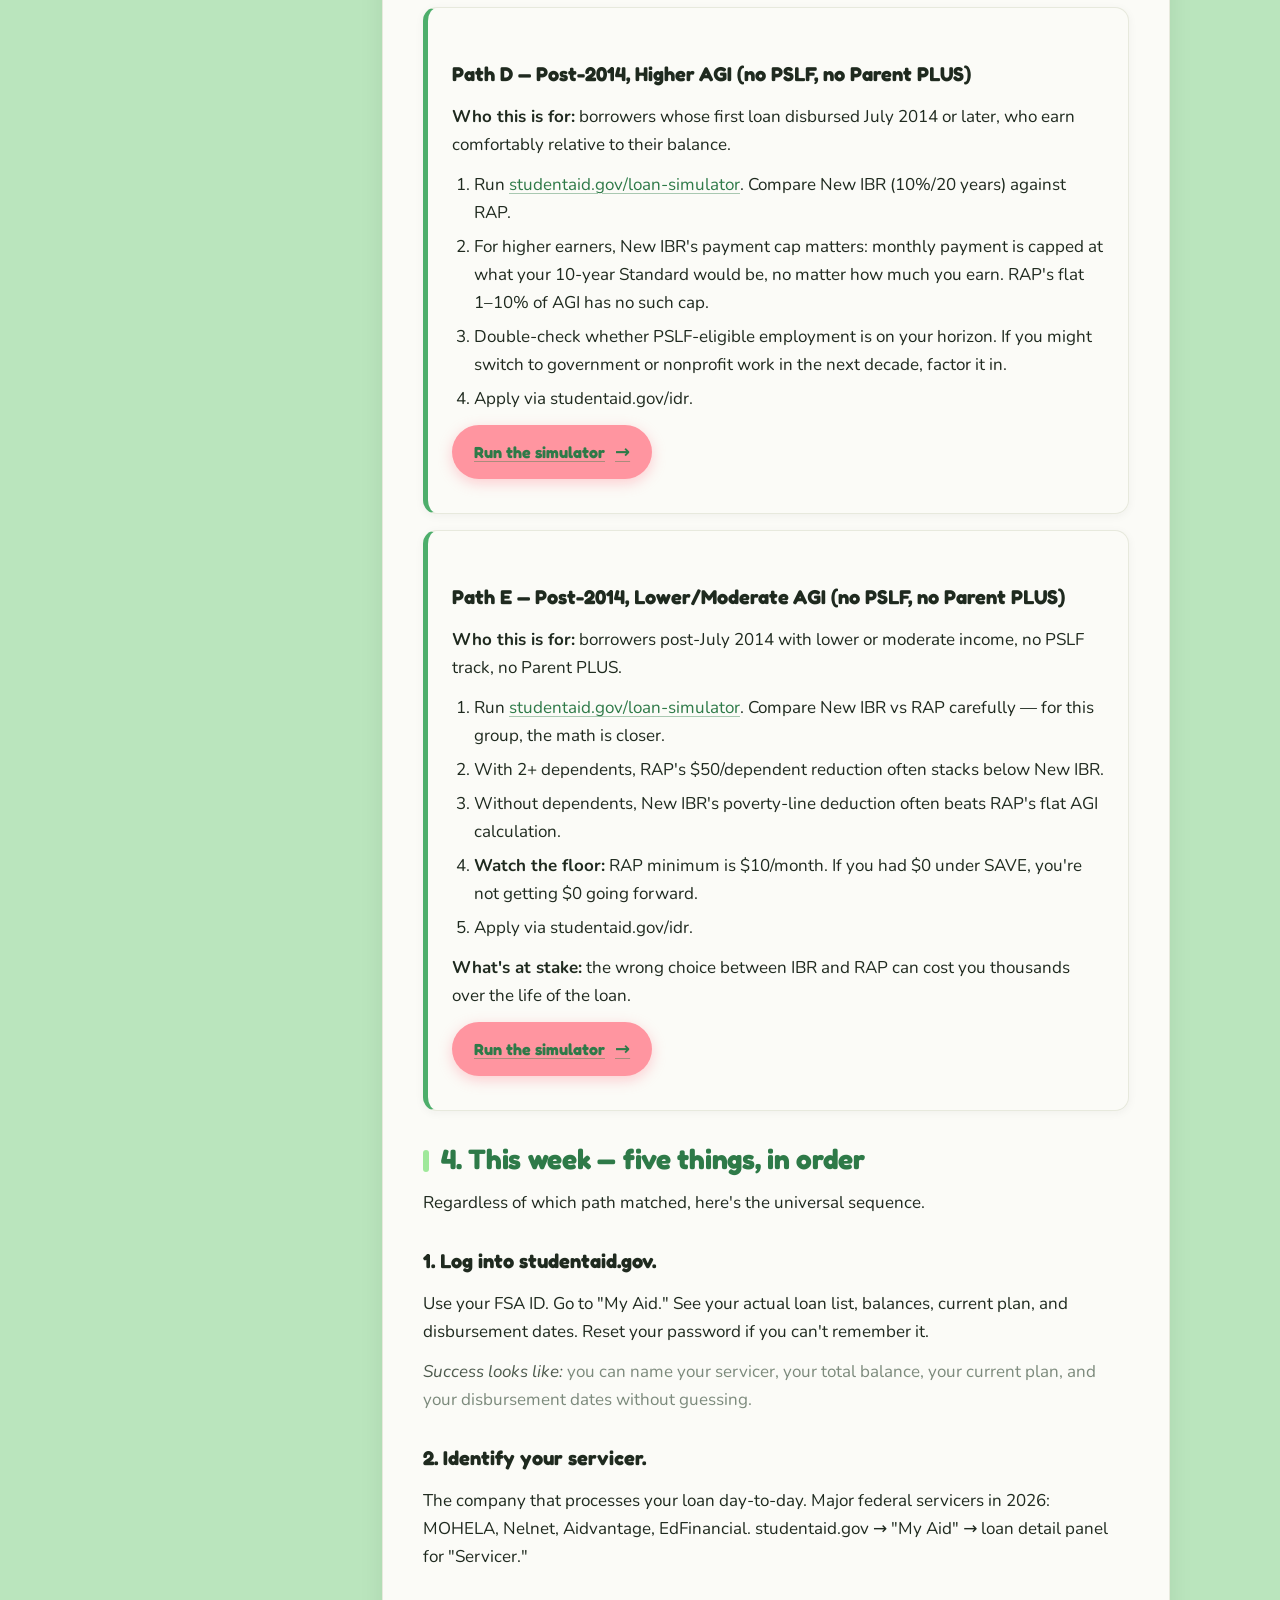
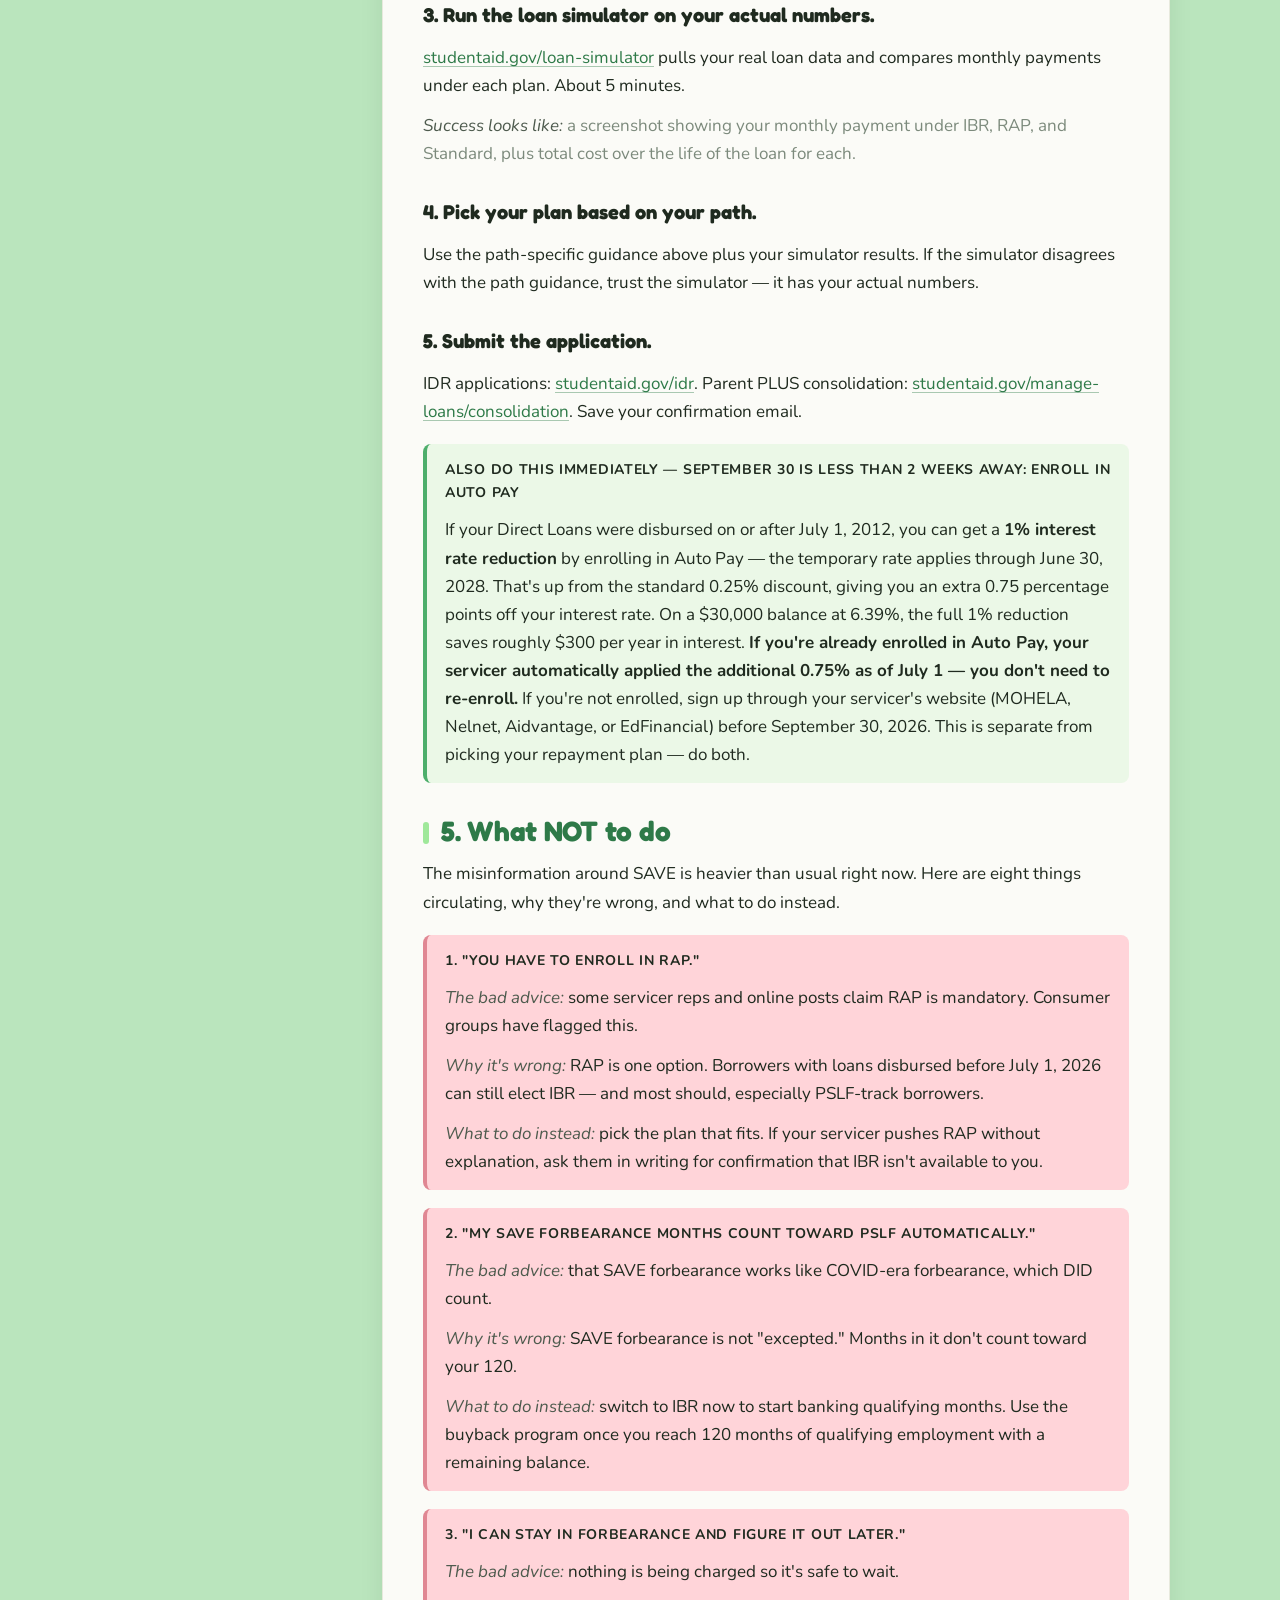
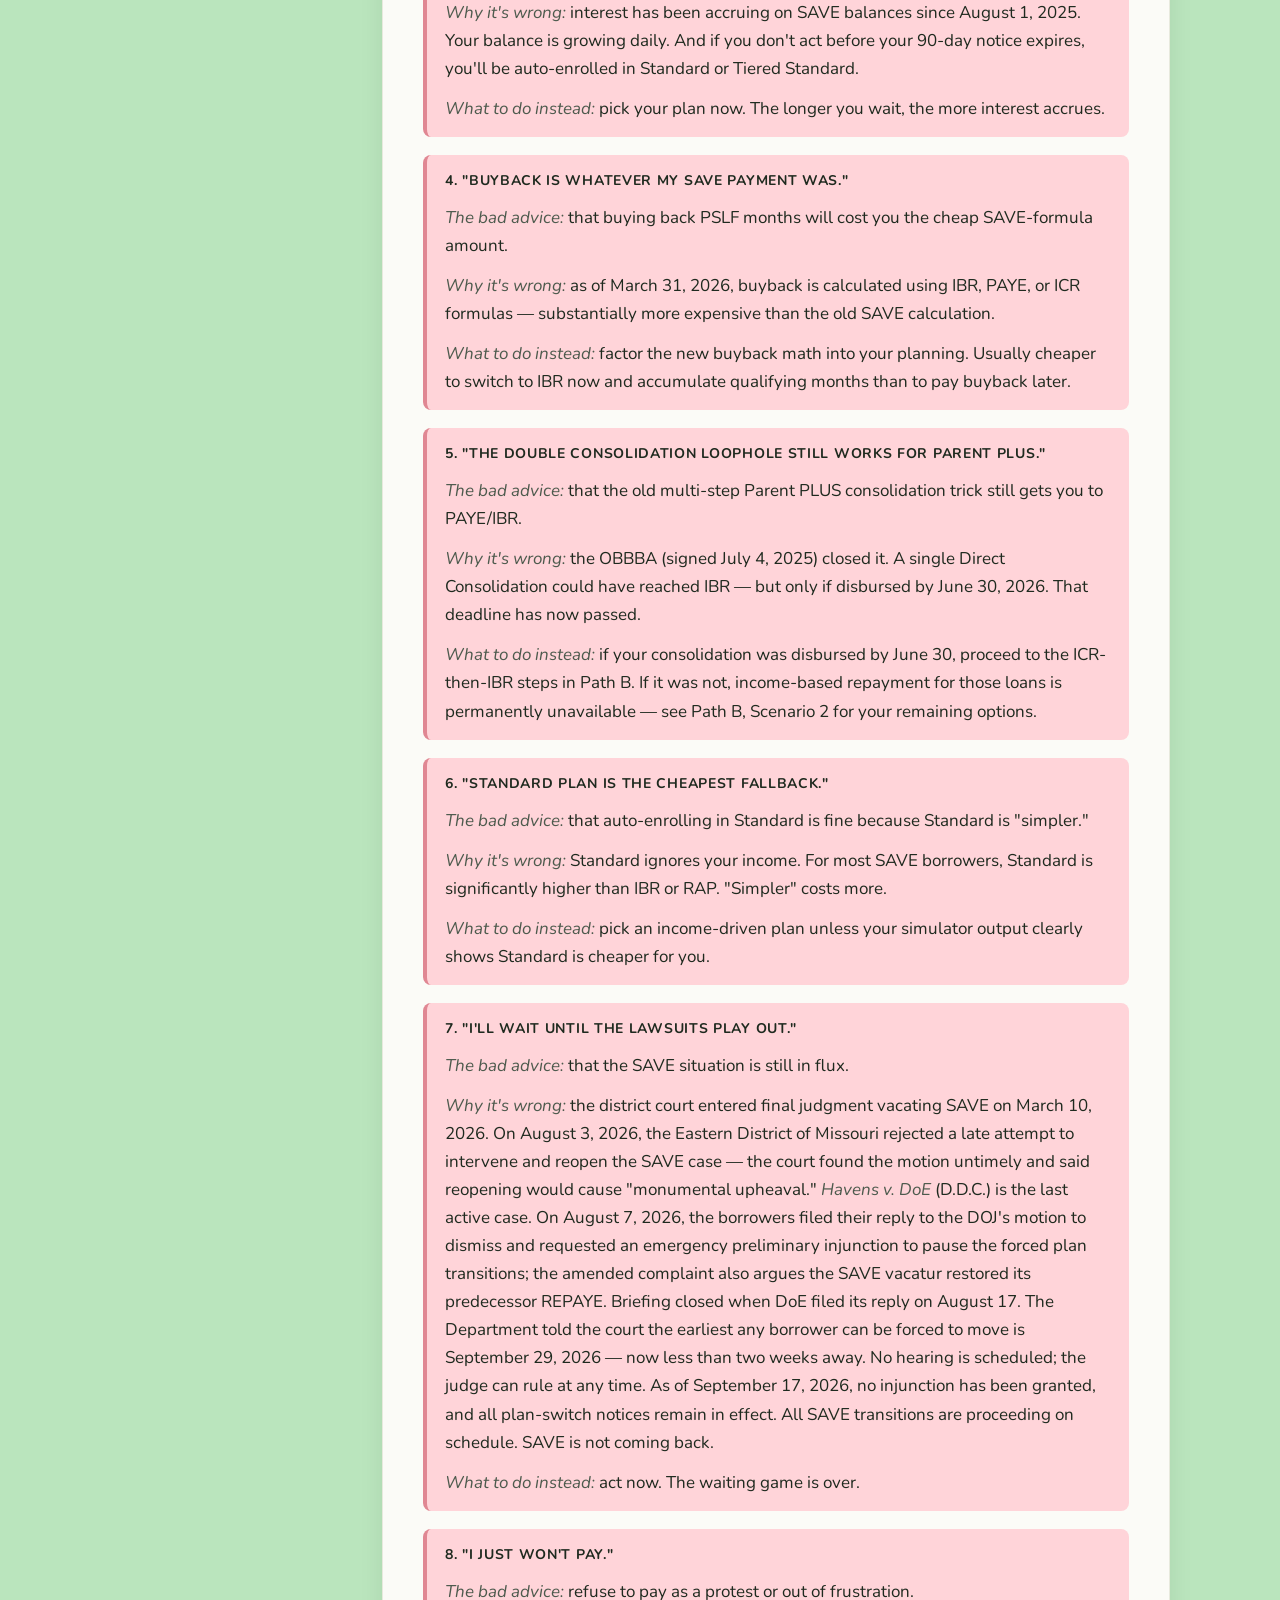
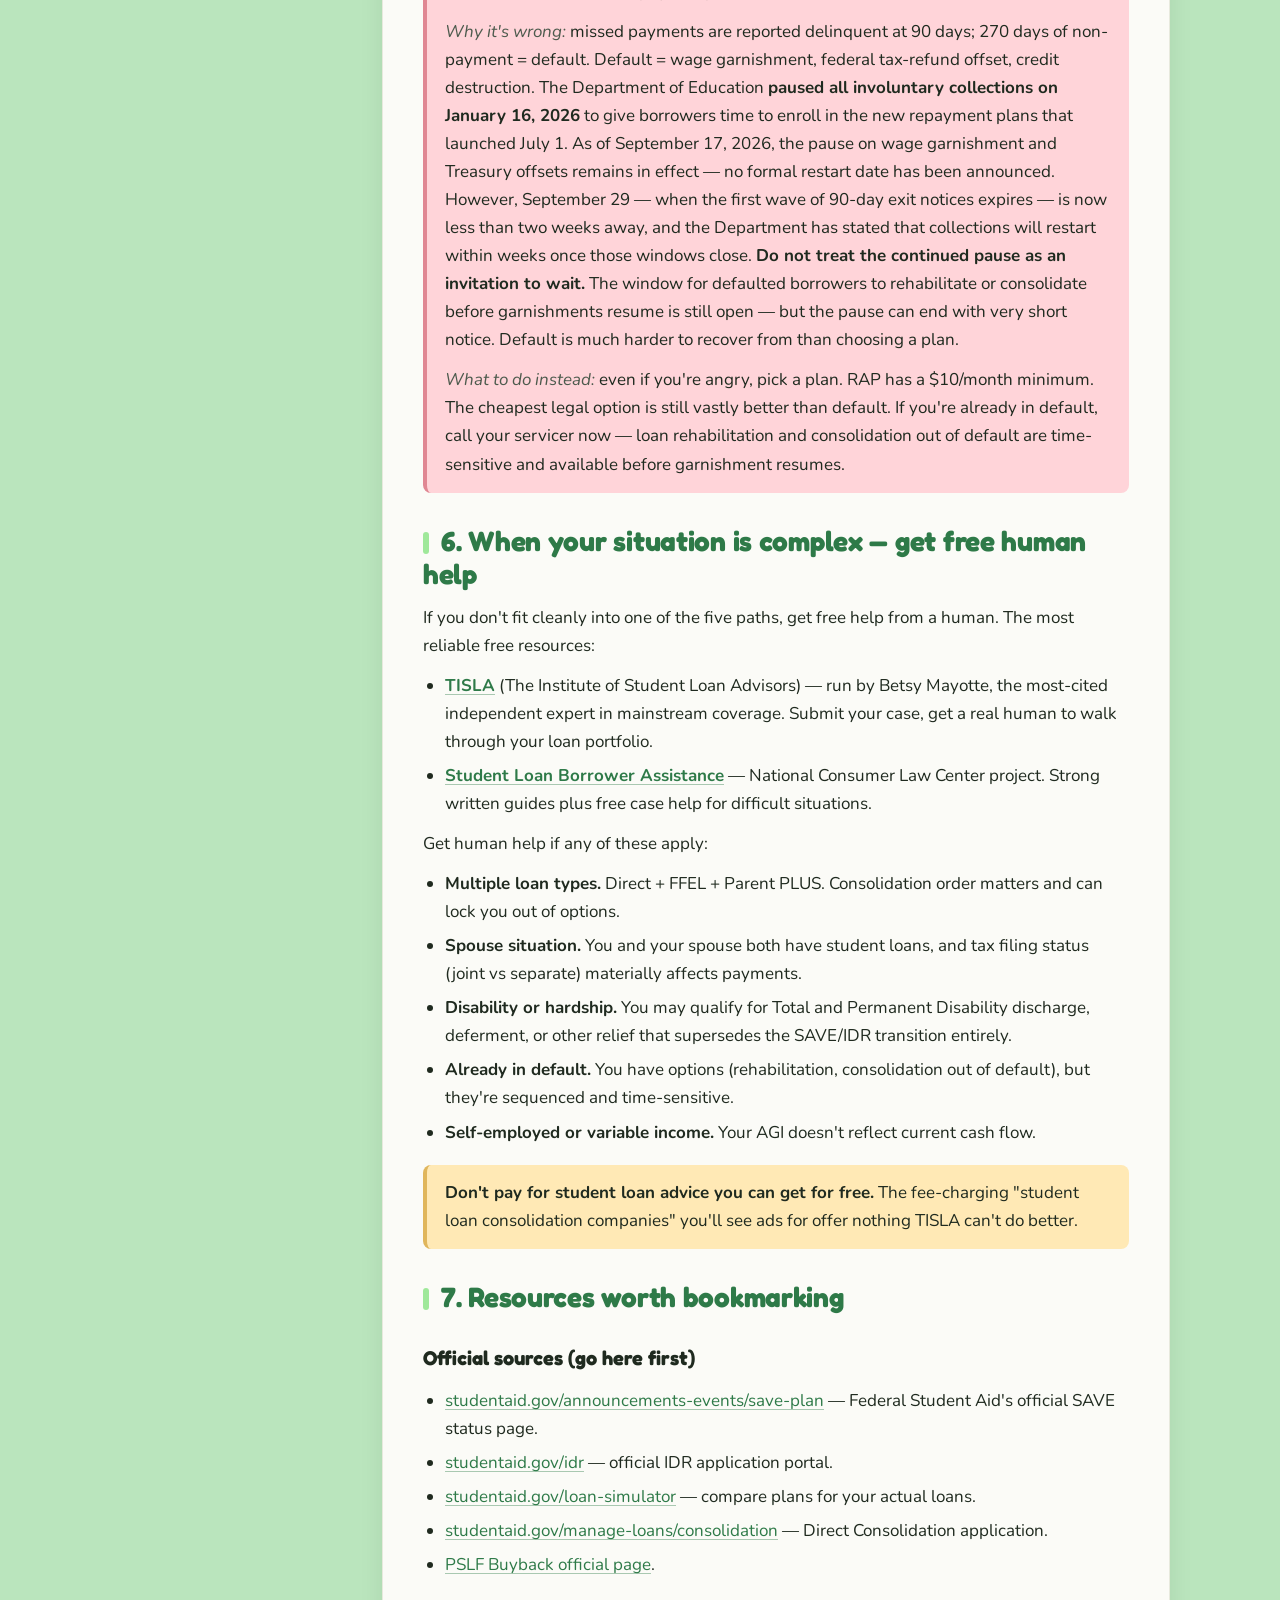
<file: playbook.html>
<!DOCTYPE html>
<html lang="en">
<head>
<meta charset="UTF-8">
<meta name="viewport" content="width=device-width, initial-scale=1">
<title>The 90-Day Post-SAVE Playbook · Ghost.zero</title>
<meta name="description" content="Free 90-day playbook for the 7.5 million people on SAVE. Plain-English deadlines, five repayment paths, and the five things to do this week.">
<link rel="icon" href="assets/ghost-logo.png">
<link rel="preconnect" href="https://fonts.googleapis.com">
<link rel="preconnect" href="https://fonts.gstatic.com" crossorigin>
<link href="https://fonts.googleapis.com/css2?family=Fredoka:wght@500;600;700&family=Nunito:wght@400;600;700;800&display=swap" rel="stylesheet">
<link rel="stylesheet" href="assets/styles.css">
</head>
<body>

<nav class="topnav">
  <div class="topnav-inner">
    <a class="brand-mark" href="./">
      <img src="assets/ghost-logo.png" alt="Ghost.zero">
      <span class="brand-name">Ghost.zero</span>
    </a>
    <div class="topnav-links">
      <a href="playbook.html" class="active">Playbook</a>
      <a href="decision-tree.html">Decision Tree</a>
    </div>
  </div>
</nav>

<section class="hero">
  <div class="hero-inner">
    <h1>The 90-Day Post-SAVE Playbook</h1>
    <p class="kicker">What to do before your servicer calls. Plain English. Real deadlines. No upsell.</p>
    <p class="verified">Last verified September 17, 2026 · Next review October 1, 2026</p>
  </div>
</section>

<main>
  <div class="layout">

    <aside class="toc">
      <h4>On this page</h4>
      <ul>
        <li><a href="#deadlines">1. The deadline picture</a></li>
        <li><a href="#find">2. Find your situation</a></li>
        <li><a href="#paths">3. The 5 paths</a></li>
        <li><a href="#this-week">4. This week — 5 things</a></li>
        <li><a href="#what-not">5. What NOT to do</a></li>
        <li><a href="#complex">6. When it's complex</a></li>
        <li><a href="#resources">7. Resources</a></li>
        <li><a href="#about">8. About this guide</a></li>
      </ul>
      <hr class="divider">
      <a href="decision-tree.html" class="cta-secondary" style="font-size:14px; padding:8px 14px; display:inline-flex;">Open the decision tree</a>
    </aside>

    <article class="body">

      <p style="font-size:18px;">If you're one of the <strong>7.5 million people</strong> the federal government parked in the SAVE plan, here's what you need to know in plain English: SAVE is dead, your loans are about to come back online, and most of you have less than 90 days to choose what happens next. If you wait for your servicer to tell you what to do, you'll end up auto-enrolled in the most expensive option on the menu.</p>
      <p>This guide does three things: shows you which deadlines actually apply to you, matches you to the right plan in six questions, and gives you the exact links to start your application this week.</p>
      <div class="callout warn">
        <div class="callout-title">Not legal or tax advice</div>
        <p>Every fact here is sourced and dated. For your specific loans, the authoritative answer is always <a target="_blank" rel="noopener noreferrer" href="https://studentaid.gov">studentaid.gov</a>.</p>
      </div>

      <div class="callout">
        <div class="callout-title">What changed in the September 17, 2026 update</div>
        <p>Five updates this cycle: (1) <strong>Havens v. DoE — September 29 is now 12 days away; still no ruling.</strong> The case remains fully briefed as of September 17, 2026; no injunction has been granted. September 29 — the date the Department told the court is the earliest any borrower can be forced to switch plans — is now less than two weeks away. The court can rule at any time without a hearing. All plan-switch notices remain in effect. Do not wait on this case. (2) <strong>Wage garnishment — pause still in effect as of September 17, but the end is imminent.</strong> The involuntary collections pause (administrative wage garnishment and Treasury offset) remains in effect with no formal restart date announced. However, September 29 — when the first wave of 90-day exit notices expires — is now less than two weeks away, and the Department has indicated that collections will restart within weeks once those windows close. If you are in default, act now — rehabilitation and consolidation are still available but can become unavailable with very short notice. (3) <strong>PSLF payment counts — still unresolved as of September 17.</strong> The Department of Education has not announced a timeline for fixing the payment count discrepancies first reported in August 2026. The site-wide banner on StudentAid.gov persists. Action plan unchanged: document your full payment history and employment certifications; contact TISLA or studentloanborrowerassistance.org if your count dropped significantly. (4) <strong>PSLF Buyback documentation clarified (September 2026).</strong> For buyback applications covering forbearance periods exceeding one year, the Department will request tax returns from the year the forbearance began and subsequent years — most SAVE forbearance borrowers will need 2024 and 2025 returns. Confirmed: forbearance months accrued under RAP or Tiered Standard repayment do not qualify for Buyback. Path A updated. (5) <strong>Auto Pay deadline — September 30 is 13 days away.</strong> If you have not enrolled in Auto Pay and your Direct Loans were disbursed on or after July 1, 2012, enroll through your servicer today — the deadline to lock in the 1% interest reduction through June 30, 2028 is nearly here. All other facts — IBR/RAP plan mechanics, the one-way switching rule, Parent PLUS rules, the PSLF employer rule appeals (still pending briefing in the First and D.C. Circuits) — confirmed accurate and unchanged.</p>
      </div>

      <h2 id="deadlines">1. The deadline picture</h2>
      <p>Five dates that matter, in order:</p>
      <table>
        <thead><tr><th>Date</th><th>What happens</th></tr></thead>
        <tbody>
          <tr><td>April 1, 2026 <em>(passed)</em></td><td>Last reasonable Parent PLUS consolidation <em>start</em> date</td></tr>
          <tr><td>June 30, 2026 <em>(passed)</em></td><td>Parent PLUS consolidation disbursement deadline — missed means permanent loss of IDR and PSLF access for those loans</td></tr>
          <tr><td>July 1, 2026 <em>(occurred)</em></td><td>90-day exit notices began rolling out in staggered batches; RAP launched; PAYE and ICR closed to new enrollment</td></tr>
          <tr><td><strong>~Sept 30, 2026</strong></td><td>First SAVE wave's auto-enrollment cutoff — act before your 90-day window expires</td></tr>
          <tr><td>July 1, 2028</td><td>SAVE, PAYE, and ICR permanently closed — Parent PLUS borrowers on the ICR bridge must switch to IBR by June 30, 2028</td></tr>
        </tbody>
      </table>
      <p><strong>April 1, 2026</strong> and <strong>June 30, 2026</strong> have both passed. The June 30 disbursement deadline for Parent PLUS consolidation is gone — permanently. If your Direct Consolidation was disbursed on or before June 30, you secured IDR access; proceed to the ICR-then-IBR steps in Path B. If it was not disbursed by June 30, income-based repayment and PSLF are permanently unavailable for those loans — no administrative appeal or servicer workaround exists. See Path B for remaining options.</p>
      <p><strong>July 1, 2026</strong> has now occurred. Servicers began sending 90-day exit notices to SAVE borrowers in rolling batches on July 1 — notices are going out in tranches through December 2026 (servicers revised their timelines in late July; all notices are expected out before year-end), so if you haven't received yours yet, it is on the way. RAP launched on July 1. PAYE and ICR are now closed to new enrollment — if you weren't already in them, you cannot join.</p>
      <p><strong>Approximately September 30, 2026</strong> is the auto-enrollment cliff for the first wave of SAVE borrowers — those who received their 90-day notice on or around July 1. Notices are going out in staggered batches through December 2026, meaning borrowers who receive later notices may have until approximately end of March 2027 before their individual deadline. Your 90-day clock starts from the date <em>your</em> notice arrives, not from July 1. Regardless of your batch, if you don't pick a plan within your 90-day window, you'll be automatically enrolled in Standard or Tiered Standard Repayment — for most SAVE borrowers, the most expensive option. <strong>Don't wait for your notice to arrive — act now.</strong></p>
      <p><strong>July 1, 2028</strong> is the absolute end. SAVE, PAYE, and ICR are permanently closed. No grandfathering.</p>
      <div class="callout">
        <p><strong>The takeaway:</strong> most borrowers should not wait for their servicer to call. If you're PSLF-track, every month you sit in SAVE forbearance is a month you'll have to buy back later at IBR-formula prices. If you have Parent PLUS and your consolidation wasn't disbursed by June 30, income-based repayment is permanently closed for those loans — Standard, Extended, or Graduated repayment are your only options. The ~Sept 30 cliff is for the first batch of notices; later batches have later deadlines — but <strong>act now regardless of when your notice arrives.</strong></p>
      </div>

      <h2 id="find">2. Find your situation</h2>
      <p>Your right move depends on six questions. Go through them in order. The first "yes" usually decides your path. Prefer to click through interactively? <a href="decision-tree.html">Use the decision tree</a>.</p>

      <h3>Q1. Are you pursuing Public Service Loan Forgiveness (PSLF)?</h3>
      <p>PSLF forgives your remaining federal student loan balance, tax-free, after 120 qualifying monthly payments while working full-time for the government, a nonprofit, or qualifying healthcare. If you're on this track, your situation is the highest-stakes one. Move to <strong>Path A</strong>.</p>
      <p class="muted"><em>Why this is the first question:</em> SAVE forbearance months don't count toward your 120. Every month you stay there is a month you'll have to "buy back" later — and as of March 31, 2026, the buyback formula uses IBR-style payments instead of the cheap SAVE-style payments. Meaningfully more expensive.</p>

      <h3>Q2. Do you have any Parent PLUS loans?</h3>
      <p>Includes Parent PLUS loans you took out for your kid, Parent PLUS loans you've already consolidated, and any loans you've taken on from a parent. If yes, <strong>Path B</strong>.</p>
      <p class="muted"><em>Why:</em> The June 30, 2026 disbursement deadline for Parent PLUS consolidation has passed. If you consolidated in time, Path B walks you through the remaining ICR-then-IBR steps. If you didn't, income-based repayment and PSLF are permanently unavailable for those loans — Path B covers your remaining options.</p>

      <h3>Q3. Were your loans first disbursed before July 1, 2014?</h3>
      <p>Check on studentaid.gov → "My Aid" → loan details. Pre-July 2014 means "Old IBR" (15% of discretionary, 25-year forgiveness). Post-July 2014 means "New IBR" (10%, 20-year). If pre-July 2014, <strong>Path C</strong>. Otherwise continue.</p>

      <h3>Q4. What's your AGI relative to your loan balance?</h3>
      <p>If you earn well relative to your debt — your Standard Plan payment is comfortably under 10% of your monthly income — you're a higher-earner case. <strong>Path D.</strong> New IBR caps your payment at the 10-year Standard amount, which often beats RAP's flat AGI percentage.</p>
      <p>Lower or moderate AGI → <strong>Path E.</strong> RAP's lower brackets often produce a smaller monthly payment. Check Q5 first.</p>

      <h3>Q5. How many dependents do you claim?</h3>
      <p>RAP gives a $50/month payment reduction per dependent (with a $10 floor). IBR uses family size in its discretionary income formula. Both help, in different ways. Two or more dependents makes RAP more attractive. Zero or one, the difference is smaller.</p>

      <h3>Q6. Will you take out new federal student loans on or after July 1, 2026?</h3>
      <p>Going back to school? Grad school? New federal aid? If yes, your future loans are RAP/Tiered Standard only — and that pulls your existing loans into the same bucket, permanently closing IBR access. Don't borrow new federal money in 2026 without thinking through this first.</p>

      <h2 id="paths">3. Your action plan — the 5 paths</h2>

      <div class="callout warn">
        <div class="callout-title">Before you choose between IBR and RAP — read this</div>
        <p>A federal rule effective July 1, 2026 makes switching plans a one-way street. Payments you make on <strong>IBR, PAYE, or ICR count toward RAP's forgiveness clock</strong> if you switch into RAP later. But payments you make on <strong>RAP do NOT count toward IBR/PAYE/ICR forgiveness</strong> if you switch back. If your numbers are close and you're not sure, <strong>starting on IBR keeps your options open</strong> — you can move to RAP later without losing anything. Going RAP-first and switching back to IBR forfeits every month of credit you built in RAP. The loan simulator shows you the cheaper monthly payment; weigh this switching rule on top of it.</p>
      </div>

      <div class="path-card" id="path-a">
        <h3>Path A — PSLF-Track</h3>
        <p><strong>Who this is for:</strong> government, nonprofit, or qualifying healthcare workers pursuing the 10-year forgiveness clock.</p>
        <div class="callout danger">
          <div class="callout-title">PSLF payment count alert — check your tracker now (new as of August 2026)</div>
          <p>Starting around August 18, 2026, many PSLF borrowers saw their qualifying payment counts drop on StudentAid.gov. The Department confirmed it is reversing some credit tied to "coding errors." Problems include: intentional reversals of months previously counted but deemed ineligible (forbearance months other than processing forbearance; months in Extended/Extended Graduated plans); a systemwide bug where July–August 2026 qualifying months do not appear in trackers; and reports of additional errors. If your count dropped, <strong>document your full payment history and employment certifications immediately</strong> and check StudentAid.gov for the site-wide status banner. Also note: as of July 1, 2026, PSLF payments must be made on or before the due date — the previous 15-day grace window no longer applies. As of September 17, 2026, the Department has not announced a resolution timeline — the site-wide banner on StudentAid.gov persists. Contact TISLA or studentloanborrowerassistance.org if your count dropped significantly.</p>
        </div>
        <ol>
          <li>Apply for IBR via <a target="_blank" rel="noopener noreferrer" href="https://studentaid.gov/idr">studentaid.gov/idr</a> today. Choose <strong>"Income-Based Repayment."</strong> New IBR (10%) if your loans first disbursed July 2014 or later; Old IBR (15%) if earlier.</li>
          <li>Once IBR is approved, submit a fresh PSLF Employment Certification Form to lock in qualifying months going forward.</li>
          <li>Track every month of qualifying employment until 120. <strong>Pay on or before your due date</strong> — the 15-day grace window is gone as of July 1, 2026.</li>
          <li><strong>Don't apply for buyback yet.</strong> You can only buy back non-qualifying months once you've reached 120 with a remaining balance. When you do apply, prepare your 2024 and 2025 federal tax returns — the Department requests returns from the year your forbearance began and subsequent years. Note: forbearance months accrued under RAP or Tiered Standard repayment are not eligible for Buyback.</li>
        </ol>
        <div class="callout">
          <p><strong>IBR vs. RAP for PSLF:</strong> RAP also qualifies for PSLF — payments count toward your 120. For most PSLF-track borrowers IBR is still the better choice: IBR counts a broader set of dependents in its payment formula, and — critically — months paid on RAP do <em>not</em> count toward IBR's forgiveness clock if you later switch back (the one-way rule). Starting on IBR lets you move to RAP later without losing forgiveness credit; starting on RAP and switching back to IBR forfeits every RAP month you built. Note: if you take out any new federal loan after July 1, 2026, your entire Direct Loan portfolio loses IBR access permanently. If your numbers are close, IBR keeps the most options open.</p>
        </div>
        <div class="callout">
          <p><strong>PSLF employer eligibility rule — still blocked, DoE appealing.</strong> The DoE published a final rule that would have allowed it to disqualify employers with a "substantial illegal purpose." Two federal district courts (D. Mass. and D.D.C.) struck it down on June 30, 2026 — hours before it was to take effect. The rule never took effect. On August 27, 2026, DoE filed notices of appeal in both cases (First Circuit and D.C. Circuit); briefing is expected to extend into late 2026, with decisions possible in 2027. The appeals do not change your situation today: PSLF employer eligibility is governed by the pre-existing rules: government agencies, 501(c)(3) nonprofits, and qualifying healthcare employers remain eligible. No employer has been disqualified. Monitor for appellate developments.</p>
        </div>
        <p><strong>What's at stake:</strong> if you don't act, the time you spend in SAVE forbearance doesn't count toward PSLF, and you'll pay for those months later at higher-than-expected rates.</p>
        <p><a class="cta" href="https://studentaid.gov/idr">Start at studentaid.gov/idr</a></p>
      </div>

      <div class="path-card" id="path-b" style="border-left-color:var(--pink);">
        <h3>Path B — Parent PLUS Holder</h3>
        <p><strong>Who this is for:</strong> anyone with Parent PLUS loans, including consolidated Parent PLUS, including loans you've taken on from a parent.</p>
        <div class="callout danger">
          <div class="callout-title">The June 30, 2026 deadline has passed</div>
          <p>The disbursement deadline for Direct Consolidation of Parent PLUS loans expired June 30, 2026. Your path forward depends on whether your consolidation was disbursed in time. Read both scenarios below.</p>
        </div>

        <p><strong>Scenario 1: Your consolidation was disbursed on or before June 30, 2026</strong></p>
        <p>You secured access to income-driven repayment. The ICR-then-IBR sequence can still be completed now — but <strong>you must complete both steps before June 30, 2028</strong>, when ICR permanently sunsets. Do not treat this as an open-ended deadline.</p>
        <ol>
          <li>Enroll in <strong>ICR (Income-Contingent Repayment)</strong> via <a target="_blank" rel="noopener noreferrer" href="https://studentaid.gov/idr">studentaid.gov/idr</a>. Select "Income-Contingent Repayment."</li>
          <li>Make <strong>one qualifying payment</strong> under ICR. A $0 monthly payment counts if your income is low enough that ICR calculates zero — you do not have to make an out-of-pocket payment. Complete this step well before June 30, 2028 (the ICR sunset date).</li>
          <li>Switch to <strong>IBR (Income-Based Repayment)</strong> via the same portal — usually a significantly lower monthly payment. Switch before June 30, 2028; after that date ICR closes and you lose the bridge.</li>
        </ol>
        <div class="callout warn">
          <p><strong>RAP is permanently unavailable for Parent PLUS loans</strong> — even if you consolidated in time. The OBBBA excludes all loans containing Parent PLUS debt from RAP eligibility. Your IDR options are ICR (temporarily, as the bridge) and IBR (your long-term plan).</p>
        </div>
        <div class="callout warn">
          <p><strong>Do not take any new federal loans after July 1, 2026.</strong> Borrowing new federal money after July 1, 2026 — including a new Direct Consolidation — permanently eliminates your ICR and IBR access, even for your pre-deadline consolidation. If you're considering going back to school, contact <a target="_blank" rel="noopener noreferrer" href="https://freestudentloanadvice.org">TISLA</a> (free) before doing anything.</p>
        </div>
        <div class="callout warn">
          <p><strong>If you have BOTH your own loans AND Parent PLUS:</strong> the order of plan elections matters and can lock you out of better options on your own loans. Contact <a target="_blank" rel="noopener noreferrer" href="https://freestudentloanadvice.org">TISLA</a> (free) before making any plan changes.</p>
        </div>
        <p><a class="cta" href="https://studentaid.gov/idr">Enroll in ICR / IBR at studentaid.gov/idr</a></p>

        <p style="margin-top:20px;"><strong>Scenario 2: Your consolidation was NOT disbursed by June 30, 2026</strong></p>
        <div class="callout warn">
          <p>IBR, ICR, and RAP are <strong>permanently unavailable</strong> for those loans. No administrative appeal or servicer workaround exists. PSLF is also permanently off the table for those loans, regardless of your employer. This outcome cannot be undone.</p>
        </div>
        <div class="callout danger">
          <div class="callout-title">Do NOT consolidate your Parent PLUS loans now</div>
          <p>Consolidating after July 1, 2026 does not restore IDR access — and it actively makes your situation worse. A new Direct Consolidation Loan disbursed after July 1, 2026 is subject to the OBBBA/RISE rules, which limit you to <strong>Tiered Standard repayment only</strong> — a less flexible plan than the Standard, Extended, and Graduated options you currently retain as an unconsolidated Parent PLUS borrower. Do not consolidate these loans unless a student loan attorney reviews your specific situation first.</p>
        </div>
        <p>Your remaining repayment options:</p>
        <ul>
          <li><strong>Standard Repayment</strong> — 10-year fixed payments. Highest monthly payment but no income test.</li>
          <li><strong>Extended Repayment</strong> — up to 25 years of fixed or graduated payments; requires $30,000 or more in total federal loans. Lowers monthly payment but costs more in total interest.</li>
          <li><strong>Graduated Repayment</strong> — 10 years; starts low and increases every two years. No income test.</li>
          <li><strong>Forbearance or deferment</strong> — temporary relief only (forbearance capped at 36 months). Interest continues to accrue.</li>
        </ul>
        <p>If payments will be unaffordable even under Extended Repayment, get free help from <a target="_blank" rel="noopener noreferrer" href="https://freestudentloanadvice.org">TISLA</a> or <a target="_blank" rel="noopener noreferrer" href="https://studentloanborrowerassistance.org">Student Loan Borrower Assistance</a>. Hardship-based bankruptcy discharge is available in extreme cases.</p>
      </div>

      <div class="path-card" id="path-c">
        <h3>Path C — Pre-July 2014 Borrower (no PSLF, no Parent PLUS)</h3>
        <p><strong>Who this is for:</strong> borrowers whose first federal student loan was disbursed before July 1, 2014, who aren't pursuing PSLF.</p>
        <ol>
          <li>Run <a target="_blank" rel="noopener noreferrer" href="https://studentaid.gov/loan-simulator">studentaid.gov/loan-simulator</a> on your actual loans. Compare Old IBR (15%/25 years) against RAP (1–10%/30 years).</li>
          <li>For most pre-2014 borrowers, Old IBR wins on total cost. Shorter clock + payment cap usually beats RAP's longer term and AGI-based formula.</li>
          <li>But run YOUR numbers. The simulator takes 5 minutes and uses your real loan data.</li>
          <li>Apply for the chosen plan via studentaid.gov/idr.</li>
        </ol>
        <p><strong>What's at stake:</strong> if you don't pick, you'll likely auto-enroll in Tiered Standard Repayment, which doesn't consider your income.</p>
        <p><a class="cta" href="https://studentaid.gov/loan-simulator">Run the simulator</a></p>
      </div>

      <div class="path-card" id="path-d">
        <h3>Path D — Post-2014, Higher AGI (no PSLF, no Parent PLUS)</h3>
        <p><strong>Who this is for:</strong> borrowers whose first loan disbursed July 2014 or later, who earn comfortably relative to their balance.</p>
        <ol>
          <li>Run <a target="_blank" rel="noopener noreferrer" href="https://studentaid.gov/loan-simulator">studentaid.gov/loan-simulator</a>. Compare New IBR (10%/20 years) against RAP.</li>
          <li>For higher earners, New IBR's payment cap matters: monthly payment is capped at what your 10-year Standard would be, no matter how much you earn. RAP's flat 1–10% of AGI has no such cap.</li>
          <li>Double-check whether PSLF-eligible employment is on your horizon. If you might switch to government or nonprofit work in the next decade, factor it in.</li>
          <li>Apply via studentaid.gov/idr.</li>
        </ol>
        <p><a class="cta" href="https://studentaid.gov/loan-simulator">Run the simulator</a></p>
      </div>

      <div class="path-card" id="path-e">
        <h3>Path E — Post-2014, Lower/Moderate AGI (no PSLF, no Parent PLUS)</h3>
        <p><strong>Who this is for:</strong> borrowers post-July 2014 with lower or moderate income, no PSLF track, no Parent PLUS.</p>
        <ol>
          <li>Run <a target="_blank" rel="noopener noreferrer" href="https://studentaid.gov/loan-simulator">studentaid.gov/loan-simulator</a>. Compare New IBR vs RAP carefully — for this group, the math is closer.</li>
          <li>With 2+ dependents, RAP's $50/dependent reduction often stacks below New IBR.</li>
          <li>Without dependents, New IBR's poverty-line deduction often beats RAP's flat AGI calculation.</li>
          <li><strong>Watch the floor:</strong> RAP minimum is $10/month. If you had $0 under SAVE, you're not getting $0 going forward.</li>
          <li>Apply via studentaid.gov/idr.</li>
        </ol>
        <p><strong>What's at stake:</strong> the wrong choice between IBR and RAP can cost you thousands over the life of the loan.</p>
        <p><a class="cta" href="https://studentaid.gov/loan-simulator">Run the simulator</a></p>
      </div>

      <h2 id="this-week">4. This week — five things, in order</h2>
      <p>Regardless of which path matched, here's the universal sequence.</p>

      <h3>1. Log into studentaid.gov.</h3>
      <p>Use your FSA ID. Go to "My Aid." See your actual loan list, balances, current plan, and disbursement dates. Reset your password if you can't remember it.</p>
      <p class="muted"><em>Success looks like:</em> you can name your servicer, your total balance, your current plan, and your disbursement dates without guessing.</p>

      <h3>2. Identify your servicer.</h3>
      <p>The company that processes your loan day-to-day. Major federal servicers in 2026: MOHELA, Nelnet, Aidvantage, EdFinancial. studentaid.gov → "My Aid" → loan detail panel for "Servicer."</p>

      <h3>3. Run the loan simulator on your actual numbers.</h3>
      <p><a target="_blank" rel="noopener noreferrer" href="https://studentaid.gov/loan-simulator">studentaid.gov/loan-simulator</a> pulls your real loan data and compares monthly payments under each plan. About 5 minutes.</p>
      <p class="muted"><em>Success looks like:</em> a screenshot showing your monthly payment under IBR, RAP, and Standard, plus total cost over the life of the loan for each.</p>

      <h3>4. Pick your plan based on your path.</h3>
      <p>Use the path-specific guidance above plus your simulator results. If the simulator disagrees with the path guidance, trust the simulator — it has your actual numbers.</p>

      <h3>5. Submit the application.</h3>
      <p>IDR applications: <a target="_blank" rel="noopener noreferrer" href="https://studentaid.gov/idr">studentaid.gov/idr</a>. Parent PLUS consolidation: <a target="_blank" rel="noopener noreferrer" href="https://studentaid.gov/manage-loans/consolidation">studentaid.gov/manage-loans/consolidation</a>. Save your confirmation email.</p>

      <div class="callout">
        <div class="callout-title">Also do this immediately — September 30 is less than 2 weeks away: enroll in Auto Pay</div>
        <p>If your Direct Loans were disbursed on or after July 1, 2012, you can get a <strong>1% interest rate reduction</strong> by enrolling in Auto Pay — the temporary rate applies through June 30, 2028. That's up from the standard 0.25% discount, giving you an extra 0.75 percentage points off your interest rate. On a $30,000 balance at 6.39%, the full 1% reduction saves roughly $300 per year in interest. <strong>If you're already enrolled in Auto Pay, your servicer automatically applied the additional 0.75% as of July 1 — you don't need to re-enroll.</strong> If you're not enrolled, sign up through your servicer's website (MOHELA, Nelnet, Aidvantage, or EdFinancial) before September 30, 2026. This is separate from picking your repayment plan — do both.</p>
      </div>

      <h2 id="what-not">5. What NOT to do</h2>
      <p>The misinformation around SAVE is heavier than usual right now. Here are eight things circulating, why they're wrong, and what to do instead.</p>

      <div class="callout danger">
        <div class="callout-title">1. "You have to enroll in RAP."</div>
        <p><em>The bad advice:</em> some servicer reps and online posts claim RAP is mandatory. Consumer groups have flagged this.</p>
        <p><em>Why it's wrong:</em> RAP is one option. Borrowers with loans disbursed before July 1, 2026 can still elect IBR — and most should, especially PSLF-track borrowers.</p>
        <p><em>What to do instead:</em> pick the plan that fits. If your servicer pushes RAP without explanation, ask them in writing for confirmation that IBR isn't available to you.</p>
      </div>

      <div class="callout danger">
        <div class="callout-title">2. "My SAVE forbearance months count toward PSLF automatically."</div>
        <p><em>The bad advice:</em> that SAVE forbearance works like COVID-era forbearance, which DID count.</p>
        <p><em>Why it's wrong:</em> SAVE forbearance is not "excepted." Months in it don't count toward your 120.</p>
        <p><em>What to do instead:</em> switch to IBR now to start banking qualifying months. Use the buyback program once you reach 120 months of qualifying employment with a remaining balance.</p>
      </div>

      <div class="callout danger">
        <div class="callout-title">3. "I can stay in forbearance and figure it out later."</div>
        <p><em>The bad advice:</em> nothing is being charged so it's safe to wait.</p>
        <p><em>Why it's wrong:</em> interest has been accruing on SAVE balances since August 1, 2025. Your balance is growing daily. And if you don't act before your 90-day notice expires, you'll be auto-enrolled in Standard or Tiered Standard.</p>
        <p><em>What to do instead:</em> pick your plan now. The longer you wait, the more interest accrues.</p>
      </div>

      <div class="callout danger">
        <div class="callout-title">4. "Buyback is whatever my SAVE payment was."</div>
        <p><em>The bad advice:</em> that buying back PSLF months will cost you the cheap SAVE-formula amount.</p>
        <p><em>Why it's wrong:</em> as of March 31, 2026, buyback is calculated using IBR, PAYE, or ICR formulas — substantially more expensive than the old SAVE calculation.</p>
        <p><em>What to do instead:</em> factor the new buyback math into your planning. Usually cheaper to switch to IBR now and accumulate qualifying months than to pay buyback later.</p>
      </div>

      <div class="callout danger">
        <div class="callout-title">5. "The double consolidation loophole still works for Parent PLUS."</div>
        <p><em>The bad advice:</em> that the old multi-step Parent PLUS consolidation trick still gets you to PAYE/IBR.</p>
        <p><em>Why it's wrong:</em> the OBBBA (signed July 4, 2025) closed it. A single Direct Consolidation could have reached IBR — but only if disbursed by June 30, 2026. That deadline has now passed.</p>
        <p><em>What to do instead:</em> if your consolidation was disbursed by June 30, proceed to the ICR-then-IBR steps in Path B. If it was not, income-based repayment for those loans is permanently unavailable — see Path B, Scenario 2 for your remaining options.</p>
      </div>

      <div class="callout danger">
        <div class="callout-title">6. "Standard Plan is the cheapest fallback."</div>
        <p><em>The bad advice:</em> that auto-enrolling in Standard is fine because Standard is "simpler."</p>
        <p><em>Why it's wrong:</em> Standard ignores your income. For most SAVE borrowers, Standard is significantly higher than IBR or RAP. "Simpler" costs more.</p>
        <p><em>What to do instead:</em> pick an income-driven plan unless your simulator output clearly shows Standard is cheaper for you.</p>
      </div>

      <div class="callout danger">
        <div class="callout-title">7. "I'll wait until the lawsuits play out."</div>
        <p><em>The bad advice:</em> that the SAVE situation is still in flux.</p>
        <p><em>Why it's wrong:</em> the district court entered final judgment vacating SAVE on March 10, 2026. On August 3, 2026, the Eastern District of Missouri rejected a late attempt to intervene and reopen the SAVE case — the court found the motion untimely and said reopening would cause "monumental upheaval." <em>Havens v. DoE</em> (D.D.C.) is the last active case. On August 7, 2026, the borrowers filed their reply to the DOJ's motion to dismiss and requested an emergency preliminary injunction to pause the forced plan transitions; the amended complaint also argues the SAVE vacatur restored its predecessor REPAYE. Briefing closed when DoE filed its reply on August 17. The Department told the court the earliest any borrower can be forced to move is September 29, 2026 — now less than two weeks away. No hearing is scheduled; the judge can rule at any time. As of September 17, 2026, no injunction has been granted, and all plan-switch notices remain in effect. All SAVE transitions are proceeding on schedule. SAVE is not coming back.</p>
        <p><em>What to do instead:</em> act now. The waiting game is over.</p>
      </div>

      <div class="callout danger">
        <div class="callout-title">8. "I just won't pay."</div>
        <p><em>The bad advice:</em> refuse to pay as a protest or out of frustration.</p>
        <p><em>Why it's wrong:</em> missed payments are reported delinquent at 90 days; 270 days of non-payment = default. Default = wage garnishment, federal tax-refund offset, credit destruction. The Department of Education <strong>paused all involuntary collections on January 16, 2026</strong> to give borrowers time to enroll in the new repayment plans that launched July 1. As of September 17, 2026, the pause on wage garnishment and Treasury offsets remains in effect — no formal restart date has been announced. However, September 29 — when the first wave of 90-day exit notices expires — is now less than two weeks away, and the Department has stated that collections will restart within weeks once those windows close. <strong>Do not treat the continued pause as an invitation to wait.</strong> The window for defaulted borrowers to rehabilitate or consolidate before garnishments resume is still open — but the pause can end with very short notice. Default is much harder to recover from than choosing a plan.</p>
        <p><em>What to do instead:</em> even if you're angry, pick a plan. RAP has a $10/month minimum. The cheapest legal option is still vastly better than default. If you're already in default, call your servicer now — loan rehabilitation and consolidation out of default are time-sensitive and available before garnishment resumes.</p>
      </div>

      <h2 id="complex">6. When your situation is complex — get free human help</h2>
      <p>If you don't fit cleanly into one of the five paths, get free help from a human. The most reliable free resources:</p>
      <ul>
        <li><strong><a target="_blank" rel="noopener noreferrer" href="https://freestudentloanadvice.org">TISLA</a></strong> (The Institute of Student Loan Advisors) — run by Betsy Mayotte, the most-cited independent expert in mainstream coverage. Submit your case, get a real human to walk through your loan portfolio.</li>
        <li><strong><a target="_blank" rel="noopener noreferrer" href="https://studentloanborrowerassistance.org">Student Loan Borrower Assistance</a></strong> — National Consumer Law Center project. Strong written guides plus free case help for difficult situations.</li>
      </ul>
      <p>Get human help if any of these apply:</p>
      <ul>
        <li><strong>Multiple loan types.</strong> Direct + FFEL + Parent PLUS. Consolidation order matters and can lock you out of options.</li>
        <li><strong>Spouse situation.</strong> You and your spouse both have student loans, and tax filing status (joint vs separate) materially affects payments.</li>
        <li><strong>Disability or hardship.</strong> You may qualify for Total and Permanent Disability discharge, deferment, or other relief that supersedes the SAVE/IDR transition entirely.</li>
        <li><strong>Already in default.</strong> You have options (rehabilitation, consolidation out of default), but they're sequenced and time-sensitive.</li>
        <li><strong>Self-employed or variable income.</strong> Your AGI doesn't reflect current cash flow.</li>
      </ul>
      <div class="callout warn">
        <p><strong>Don't pay for student loan advice you can get for free.</strong> The fee-charging "student loan consolidation companies" you'll see ads for offer nothing TISLA can't do better.</p>
      </div>

      <h2 id="resources">7. Resources worth bookmarking</h2>
      <h3>Official sources (go here first)</h3>
      <ul>
        <li><a target="_blank" rel="noopener noreferrer" href="https://studentaid.gov/announcements-events/save-plan">studentaid.gov/announcements-events/save-plan</a> — Federal Student Aid's official SAVE status page.</li>
        <li><a target="_blank" rel="noopener noreferrer" href="https://studentaid.gov/idr">studentaid.gov/idr</a> — official IDR application portal.</li>
        <li><a target="_blank" rel="noopener noreferrer" href="https://studentaid.gov/loan-simulator">studentaid.gov/loan-simulator</a> — compare plans for your actual loans.</li>
        <li><a target="_blank" rel="noopener noreferrer" href="https://studentaid.gov/manage-loans/consolidation">studentaid.gov/manage-loans/consolidation</a> — Direct Consolidation application.</li>
        <li><a target="_blank" rel="noopener noreferrer" href="https://studentaid.gov/manage-loans/forgiveness-cancellation/public-service/public-service-loan-forgiveness-buyback">PSLF Buyback official page</a>.</li>
      </ul>
      <h3>Free expert help</h3>
      <ul>
        <li><a target="_blank" rel="noopener noreferrer" href="https://freestudentloanadvice.org">freestudentloanadvice.org</a> (TISLA)</li>
        <li><a target="_blank" rel="noopener noreferrer" href="https://studentloanborrowerassistance.org">studentloanborrowerassistance.org</a> (NCLC)</li>
      </ul>
      <h3>Plain-English news that's been accurate</h3>
      <ul>
        <li><a target="_blank" rel="noopener noreferrer" href="https://thecollegeinvestor.com">thecollegeinvestor.com</a></li>
        <li><a target="_blank" rel="noopener noreferrer" href="https://www.nerdwallet.com/student-loans/news">nerdwallet.com/student-loans/news</a></li>
        <li><a target="_blank" rel="noopener noreferrer" href="https://www.tateesq.com/learn">tateesq.com/learn</a></li>
      </ul>

      <h2 id="about">8. About this guide</h2>
      <p>A free, independent guide for federal student loan borrowers navigating the end of the SAVE plan. Every fact here was verified on September 17, 2026 against the official sources listed above. Because SAVE-era guidance shifts in weeks, this guide is reviewed and re-verified every two weeks. Always check the "Last verified" date at the top before acting on any deadline.</p>
      <p>If this helped you make a decision, <strong>share it with one person who needs it.</strong> Most SAVE borrowers haven't received their servicer notice yet and don't know the deadlines that apply to them.</p>
      <p class="muted">Not legal or tax advice. Get human help from TISLA or studentloanborrowerassistance.org for situations the five paths don't cover.</p>

    </article>

  </div>
</main>

<footer class="site">
  <img class="ghost-mini" src="assets/ghost-logo.png" alt="">
  <p><strong>Ghost.zero</strong> — Independent post-SAVE coverage. No fees, no upsell, no affiliate links inside the guides.</p>
  <p class="muted">Last verified September 17, 2026 · re-checked biweekly</p>
</footer>

<script>
  // ToC active-section tracking
  const tocLinks = document.querySelectorAll('.toc a[href^="#"]');
  const sections = [...tocLinks].map(a => document.getElementById(a.getAttribute('href').slice(1))).filter(Boolean);
  function updateActive() {
    let active = sections[0];
    const offset = 100;
    for (const s of sections) {
      if (s.getBoundingClientRect().top < offset) active = s;
    }
    tocLinks.forEach(a => a.classList.toggle('active', a.getAttribute('href') === '#' + active.id));
  }
  document.addEventListener('scroll', updateActive, { passive: true });
  updateActive();
</script>

</body>
</html>
</file>
<file: assets/styles.css>
/* ---------- Ghost.zero — shared styles ---------- */
/* Palette pulled from the brand logo: mint bg, white ghost body, neon mint eyes, pink tongue. */

:root {
  --bg:           #BAE5BD;          /* page mint */
  --bg-soft:      #D6F0D7;          /* lighter mint for hero gradients */
  --card:         #FBFBF7;          /* warm off-white (ghost body) */
  --card-edge:    #E7E9DD;          /* subtle card border */
  --ink:          #1F2A1F;          /* warm near-black */
  --ink-soft:     #4D5A4D;          /* secondary text */
  --ink-faint:    #7C8A7C;          /* tertiary, dates, meta */
  --brand:        #4DAE6B;          /* deeper mint for headers + accents */
  --brand-deep:   #2E7A48;          /* hover/active states */
  --neon:         #9FE89A;          /* eye glow — highlights, badges */
  --pink:         #FF95A0;          /* tongue — CTAs */
  --pink-deep:    #E97380;          /* CTA hover */
  --warn-bg:      #FFE9B5;          /* amber for "warning" callouts */
  --warn-edge:    #E0B65C;
  --danger-bg:    #FFD4D9;          /* soft red for "what NOT to do" */
  --danger-edge:  #E08793;
  --shadow:       0 6px 24px rgba(31, 42, 31, 0.08);
  --shadow-soft:  0 2px 10px rgba(31, 42, 31, 0.05);
  --radius:       14px;
  --radius-sm:    8px;

  --font-display: "Fredoka", "Nunito", system-ui, -apple-system, sans-serif;
  --font-body:    "Nunito", system-ui, -apple-system, sans-serif;
  --font-mono:    ui-monospace, "SF Mono", Menlo, Consolas, monospace;
}

* { box-sizing: border-box; }
html { scroll-behavior: smooth; -webkit-text-size-adjust: 100%; }
body {
  margin: 0;
  font-family: var(--font-body);
  color: var(--ink);
  background: var(--bg);
  font-size: 17px;
  line-height: 1.65;
  -webkit-font-smoothing: antialiased;
}

/* ---------- top nav ---------- */
.topnav {
  position: sticky; top: 0; z-index: 50;
  background: rgba(186, 229, 189, 0.92);
  backdrop-filter: blur(10px);
  border-bottom: 1px solid rgba(31, 42, 31, 0.06);
}
.topnav-inner {
  max-width: 1100px; margin: 0 auto;
  padding: 12px 20px;
  display: flex; align-items: center; gap: 14px;
  justify-content: space-between;
}
.brand-mark { display: flex; align-items: center; gap: 10px; text-decoration: none; color: var(--ink); }
.brand-mark img { width: 38px; height: 38px; object-fit: contain; }
.brand-mark .brand-name {
  font-family: var(--font-display);
  font-weight: 700; font-size: 19px; letter-spacing: -0.01em;
}
.topnav-links { display: flex; gap: 14px; }
.topnav-links a {
  color: var(--ink-soft); text-decoration: none; font-weight: 600;
  font-size: 14px; padding: 6px 10px; border-radius: 6px;
}
.topnav-links a:hover { color: var(--brand-deep); background: rgba(255,255,255,0.55); }
.topnav-links a.active { color: var(--brand-deep); background: rgba(255,255,255,0.85); }

/* ---------- hero ---------- */
.hero {
  padding: 56px 20px 40px;
  background: linear-gradient(180deg, var(--bg) 0%, var(--bg-soft) 100%);
  text-align: center;
}
.hero-inner { max-width: 760px; margin: 0 auto; }
.hero img.ghost {
  width: clamp(240px, 42vw, 420px);
  height: auto;
  filter: drop-shadow(0 24px 40px rgba(31, 42, 31, 0.18));
  animation: floaty 5.5s ease-in-out infinite;
  margin-bottom: 4px;
}
@keyframes floaty {
  0%, 100% { transform: translateY(0); }
  50% { transform: translateY(-10px); }
}
.hero img.ghost.mini-only { display: none; }
.hero h1 {
  font-family: var(--font-display);
  font-weight: 700;
  font-size: clamp(28px, 5vw, 44px);
  margin: 14px 0 8px;
  letter-spacing: -0.015em;
  line-height: 1.15;
}
.hero p.kicker {
  font-size: 17px; color: var(--ink-soft);
  max-width: 580px; margin: 0 auto 12px;
}
.verified {
  display: inline-flex; align-items: center; gap: 8px;
  background: rgba(255,255,255,0.55);
  border: 1px solid var(--card-edge);
  padding: 6px 12px; border-radius: 999px;
  font-size: 13px; color: var(--ink-soft);
  font-weight: 600;
}
.verified::before {
  content: ""; width: 8px; height: 8px; border-radius: 50%;
  background: var(--brand); box-shadow: 0 0 0 4px rgba(77, 174, 107, 0.22);
}

/* ---------- main layout ---------- */
main { max-width: 1100px; margin: 0 auto; padding: 32px 20px 80px; }
.layout {
  display: grid; gap: 32px;
  grid-template-columns: 1fr;
}
@media (min-width: 980px) {
  .layout { grid-template-columns: 240px 1fr; }
}

/* ---------- sidebar / ToC ---------- */
.toc {
  position: sticky; top: 78px; align-self: start;
  background: var(--card); border: 1px solid var(--card-edge);
  border-radius: var(--radius); padding: 18px 18px;
  font-size: 14.5px;
  max-height: calc(100vh - 100px); overflow-y: auto;
  box-shadow: var(--shadow-soft);
}
.toc h4 {
  font-family: var(--font-display); font-weight: 700;
  font-size: 13px; text-transform: uppercase; letter-spacing: 0.06em;
  color: var(--ink-faint); margin: 0 0 10px;
}
.toc ul { list-style: none; padding: 0; margin: 0; }
.toc li { margin: 0; }
.toc a {
  display: block; padding: 6px 8px; color: var(--ink-soft);
  text-decoration: none; border-radius: 6px;
  line-height: 1.35;
}
.toc a:hover { background: var(--bg-soft); color: var(--brand-deep); }
.toc a.active { background: var(--bg-soft); color: var(--brand-deep); font-weight: 700; }

@media (max-width: 979px) {
  .toc { position: static; max-height: none; }
}

/* ---------- article ---------- */
article.body {
  background: var(--card);
  border: 1px solid var(--card-edge);
  border-radius: var(--radius);
  padding: 36px 40px;
  box-shadow: var(--shadow);
}
@media (max-width: 600px) {
  article.body { padding: 24px 20px; }
}

article.body h2 {
  font-family: var(--font-display);
  font-weight: 700; font-size: clamp(22px, 3.5vw, 28px);
  margin: 32px 0 12px; line-height: 1.2;
  color: var(--brand-deep);
  letter-spacing: -0.01em;
}
article.body h2:first-child { margin-top: 0; }
article.body h2::before {
  content: ""; display: inline-block;
  width: 6px; height: 22px; background: var(--neon);
  border-radius: 3px; margin-right: 12px; vertical-align: -3px;
}
article.body h3 {
  font-family: var(--font-display); font-weight: 700;
  font-size: 20px; margin: 28px 0 8px;
  color: var(--ink);
}
article.body h4 {
  font-weight: 700; font-size: 16px; margin: 20px 0 6px;
  color: var(--ink-soft); text-transform: uppercase; letter-spacing: 0.05em;
}
article.body p { margin: 12px 0; }
article.body strong { color: var(--ink); font-weight: 700; }
article.body em { color: var(--ink-soft); font-style: italic; }
article.body ul, article.body ol { padding-left: 22px; margin: 12px 0; }
article.body li { margin: 6px 0; }

article.body a {
  color: var(--brand-deep); text-decoration: underline;
  text-decoration-thickness: 1px; text-underline-offset: 3px;
  text-decoration-color: rgba(46, 122, 72, 0.4);
}
article.body a:hover { text-decoration-color: var(--brand-deep); }

article.body code {
  font-family: var(--font-mono); font-size: 0.9em;
  background: var(--bg-soft); padding: 2px 6px; border-radius: 4px;
}

/* tables */
article.body table {
  width: 100%; border-collapse: collapse;
  margin: 18px 0;
  font-size: 15px;
  background: #fff;
  border: 1px solid var(--card-edge);
  border-radius: var(--radius-sm);
  overflow: hidden;
}
article.body th, article.body td {
  text-align: left; padding: 10px 14px;
  border-bottom: 1px solid var(--card-edge);
}
article.body th {
  background: var(--bg-soft);
  font-weight: 700; color: var(--brand-deep);
}
article.body tr:last-child td { border-bottom: none; }

/* callouts */
.callout {
  border-radius: var(--radius-sm);
  padding: 14px 18px; margin: 18px 0;
  border-left: 4px solid var(--brand);
  background: rgba(159, 232, 154, 0.18);
}
.callout.warn { background: var(--warn-bg); border-left-color: var(--warn-edge); }
.callout.danger { background: var(--danger-bg); border-left-color: var(--danger-edge); }
.callout-title {
  font-weight: 700; font-size: 14px; text-transform: uppercase;
  letter-spacing: 0.05em; color: var(--ink); margin-bottom: 4px;
}
.callout p:last-child { margin-bottom: 0; }
.callout p:first-child { margin-top: 0; }

/* CTA button */
.cta {
  display: inline-flex; align-items: center; gap: 10px;
  background: var(--pink); color: var(--ink);
  font-family: var(--font-display); font-weight: 700;
  font-size: 16px; padding: 12px 22px;
  border-radius: 999px; text-decoration: none;
  border: none; cursor: pointer;
  box-shadow: 0 4px 14px rgba(255, 149, 160, 0.45);
  transition: transform 0.1s, box-shadow 0.1s, background 0.1s;
}
.cta:hover {
  background: var(--pink-deep); transform: translateY(-1px);
  box-shadow: 0 6px 18px rgba(233, 115, 128, 0.5);
}
.cta::after { content: "→"; font-size: 18px; }
.cta-secondary {
  display: inline-flex; align-items: center; gap: 10px;
  background: var(--card); color: var(--brand-deep);
  border: 2px solid var(--brand); font-weight: 700;
  padding: 10px 20px; border-radius: 999px; text-decoration: none;
}
.cta-secondary:hover { background: var(--bg-soft); }

/* path card */
.path-card {
  background: var(--card); border: 1px solid var(--card-edge);
  border-left: 5px solid var(--brand);
  border-radius: var(--radius);
  padding: 22px 24px; margin: 16px 0;
  box-shadow: var(--shadow-soft);
}
.path-card h3 { margin-top: 0; }
.path-card .deadline {
  display: inline-block; background: var(--danger-bg);
  color: var(--ink); font-size: 13px; font-weight: 700;
  padding: 4px 10px; border-radius: 999px;
  border: 1px solid var(--danger-edge);
}

/* footer */
footer.site {
  background: var(--bg-soft); margin-top: 60px;
  padding: 36px 20px; text-align: center;
  border-top: 1px solid rgba(31, 42, 31, 0.08);
}
footer.site .ghost-mini { width: 48px; height: 48px; object-fit: contain; opacity: 0.9; }
footer.site p { font-size: 13px; color: var(--ink-faint); margin: 8px 0; max-width: 540px; margin-left: auto; margin-right: auto; }
footer.site a { color: var(--brand-deep); }

/* utility */
.text-meta { font-size: 13px; color: var(--ink-faint); }
.divider { height: 1px; background: var(--card-edge); margin: 28px 0; border: 0; }
.muted { color: var(--ink-faint); }

/* print */
@media print {
  .topnav, .toc, footer.site, .cta, .no-print { display: none !important; }
  body { background: #fff; }
  article.body { box-shadow: none; border: none; padding: 0; }
}
</file>
